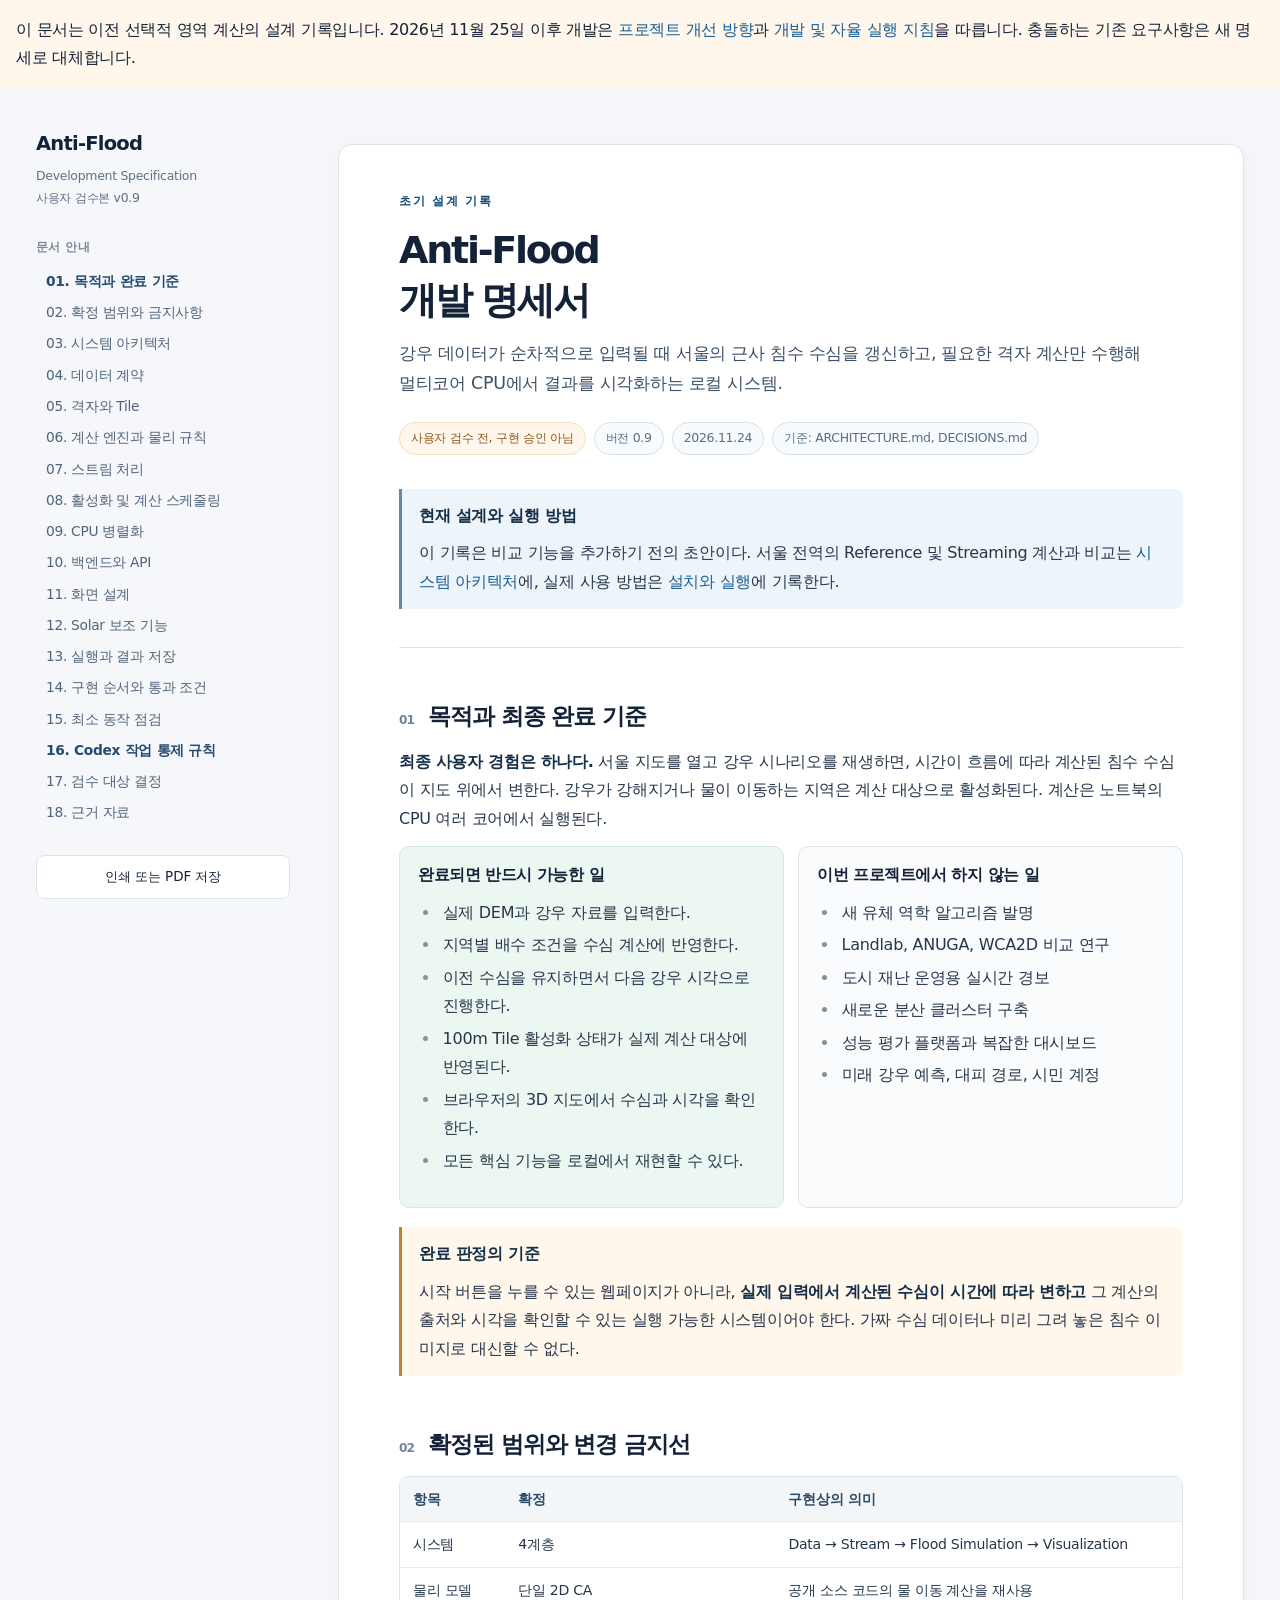
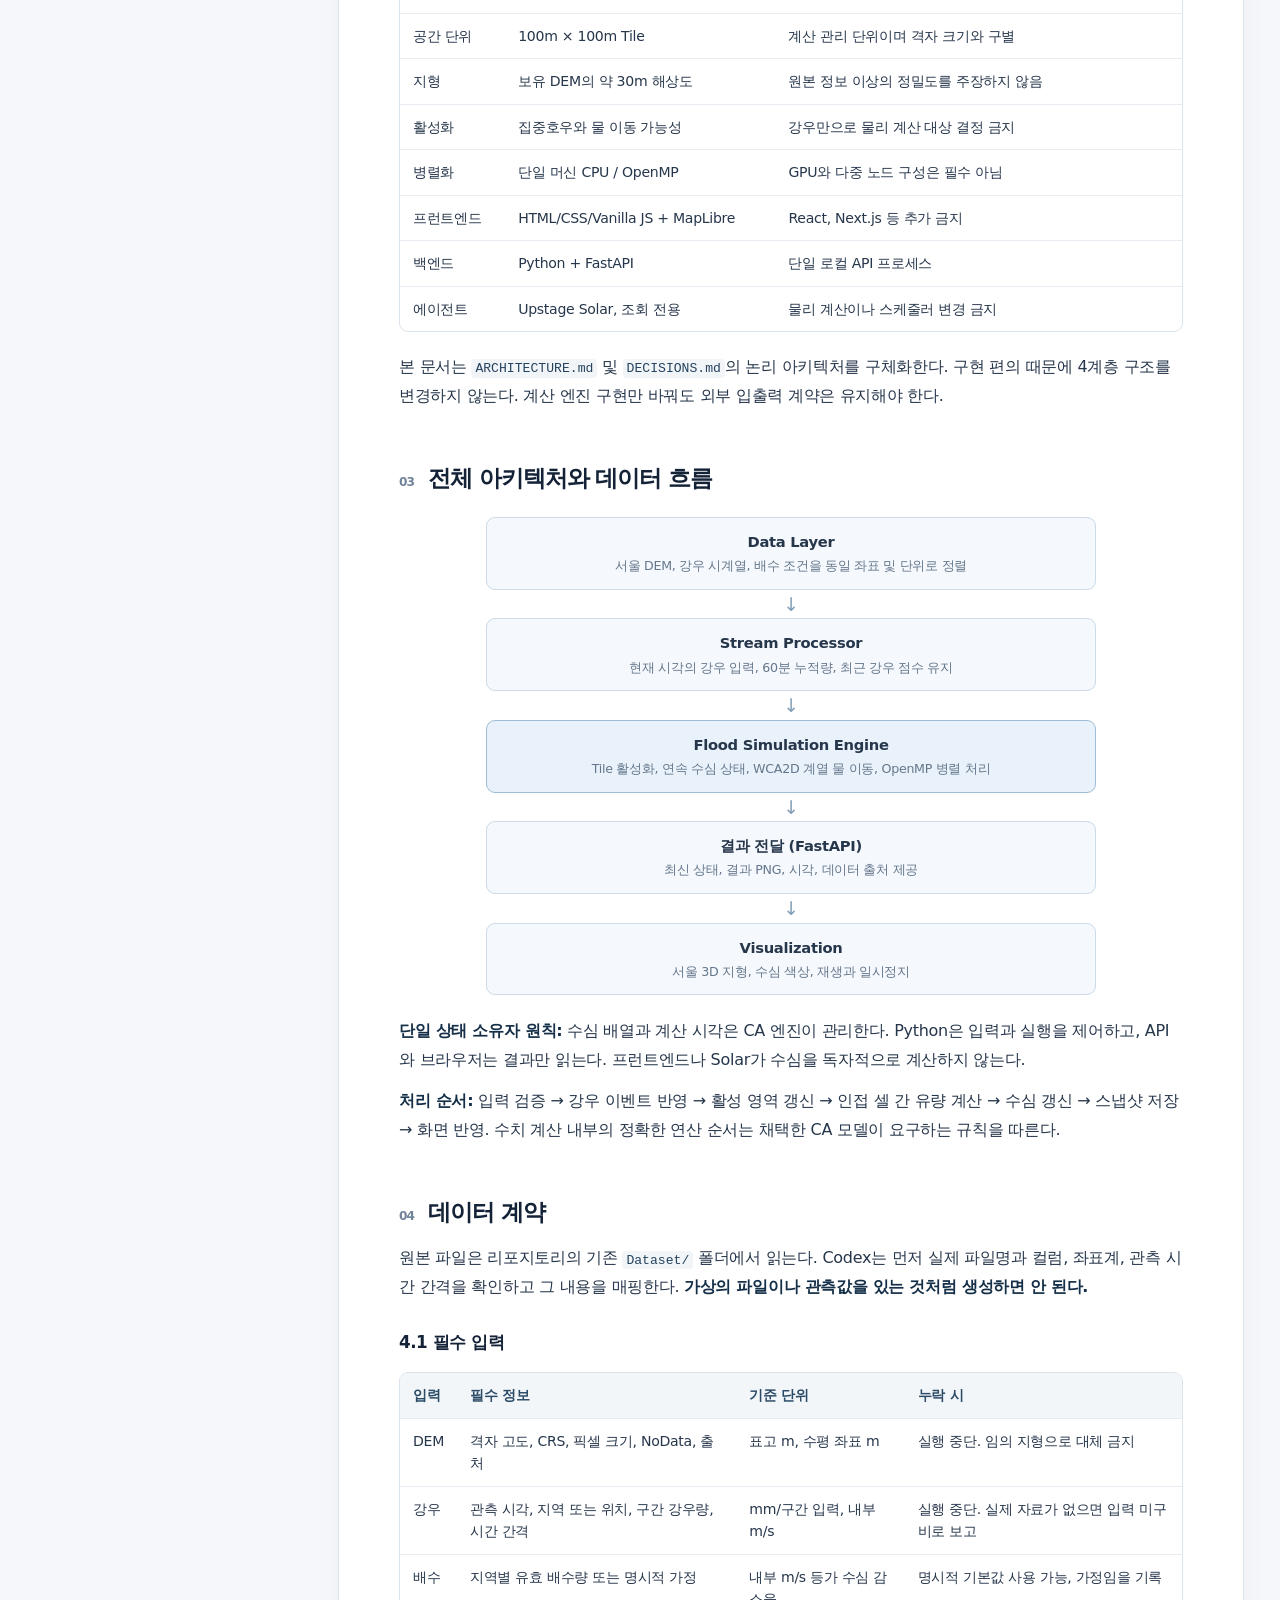
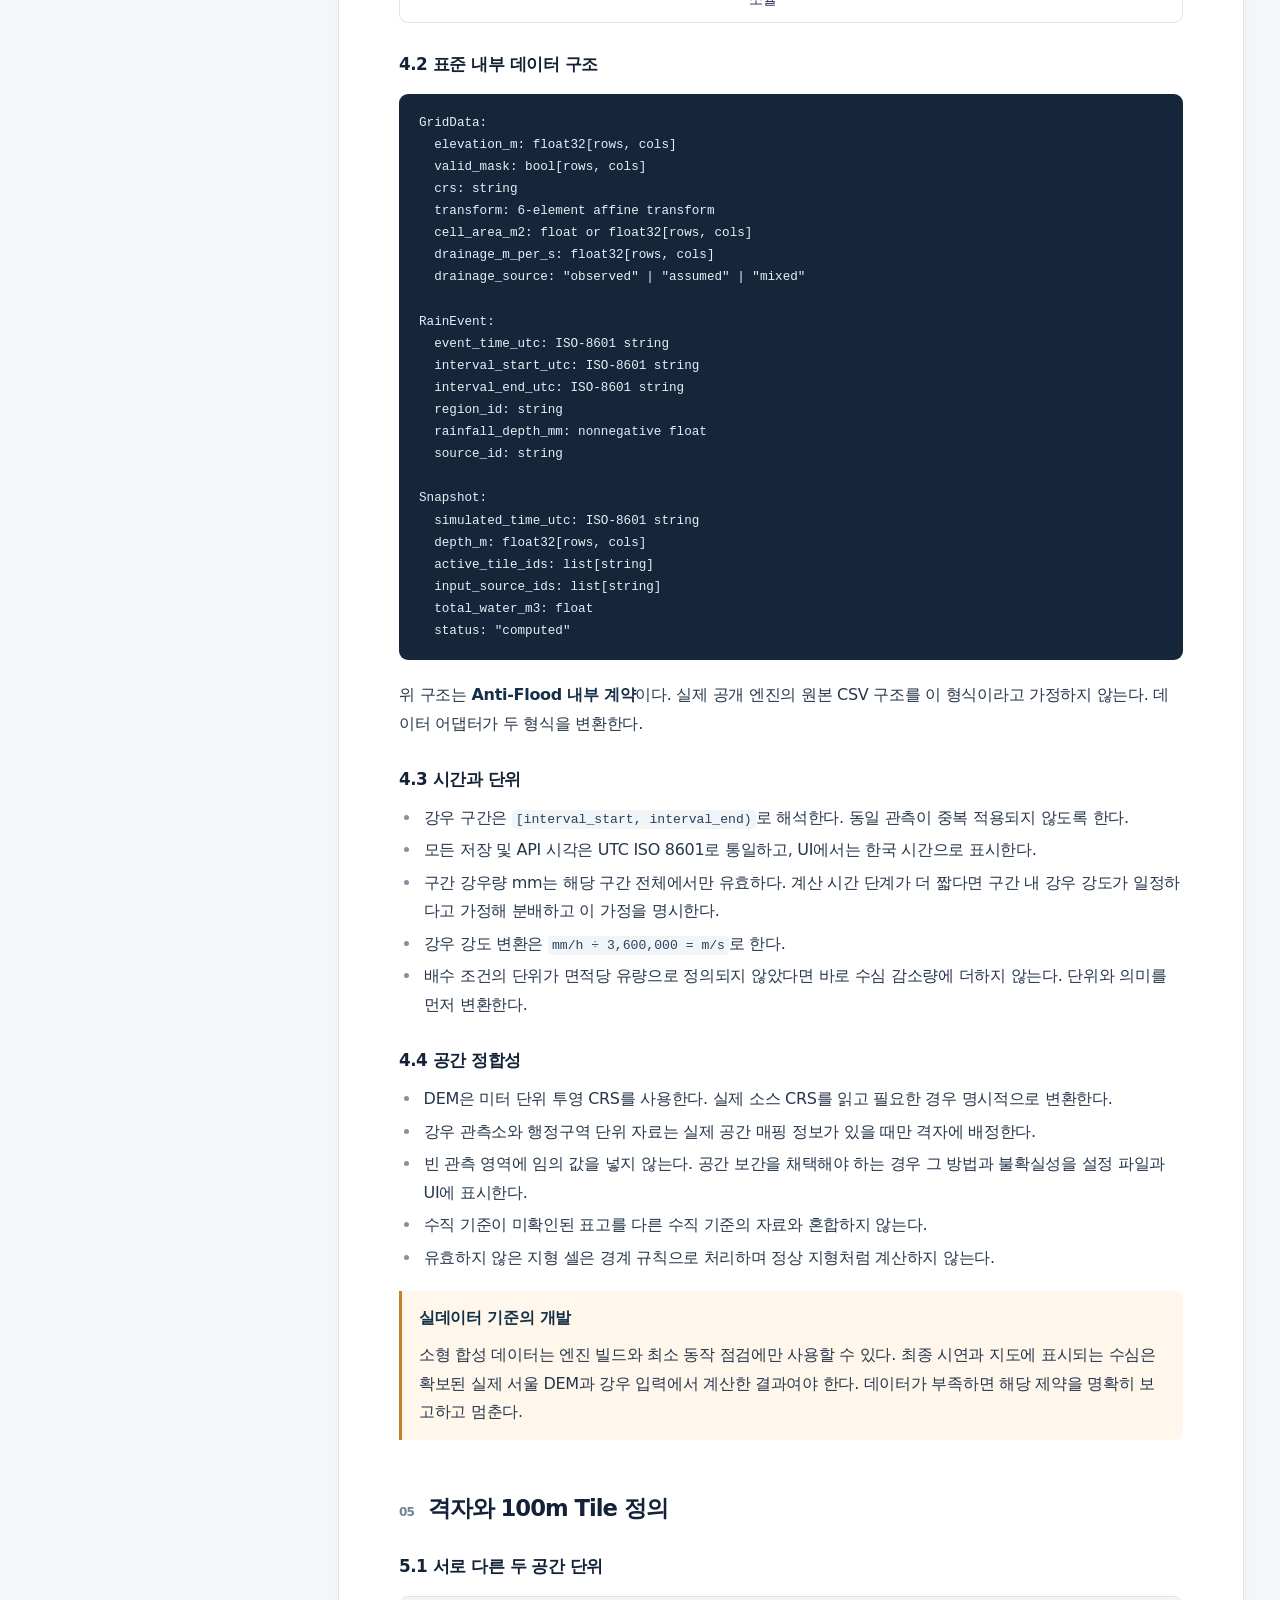
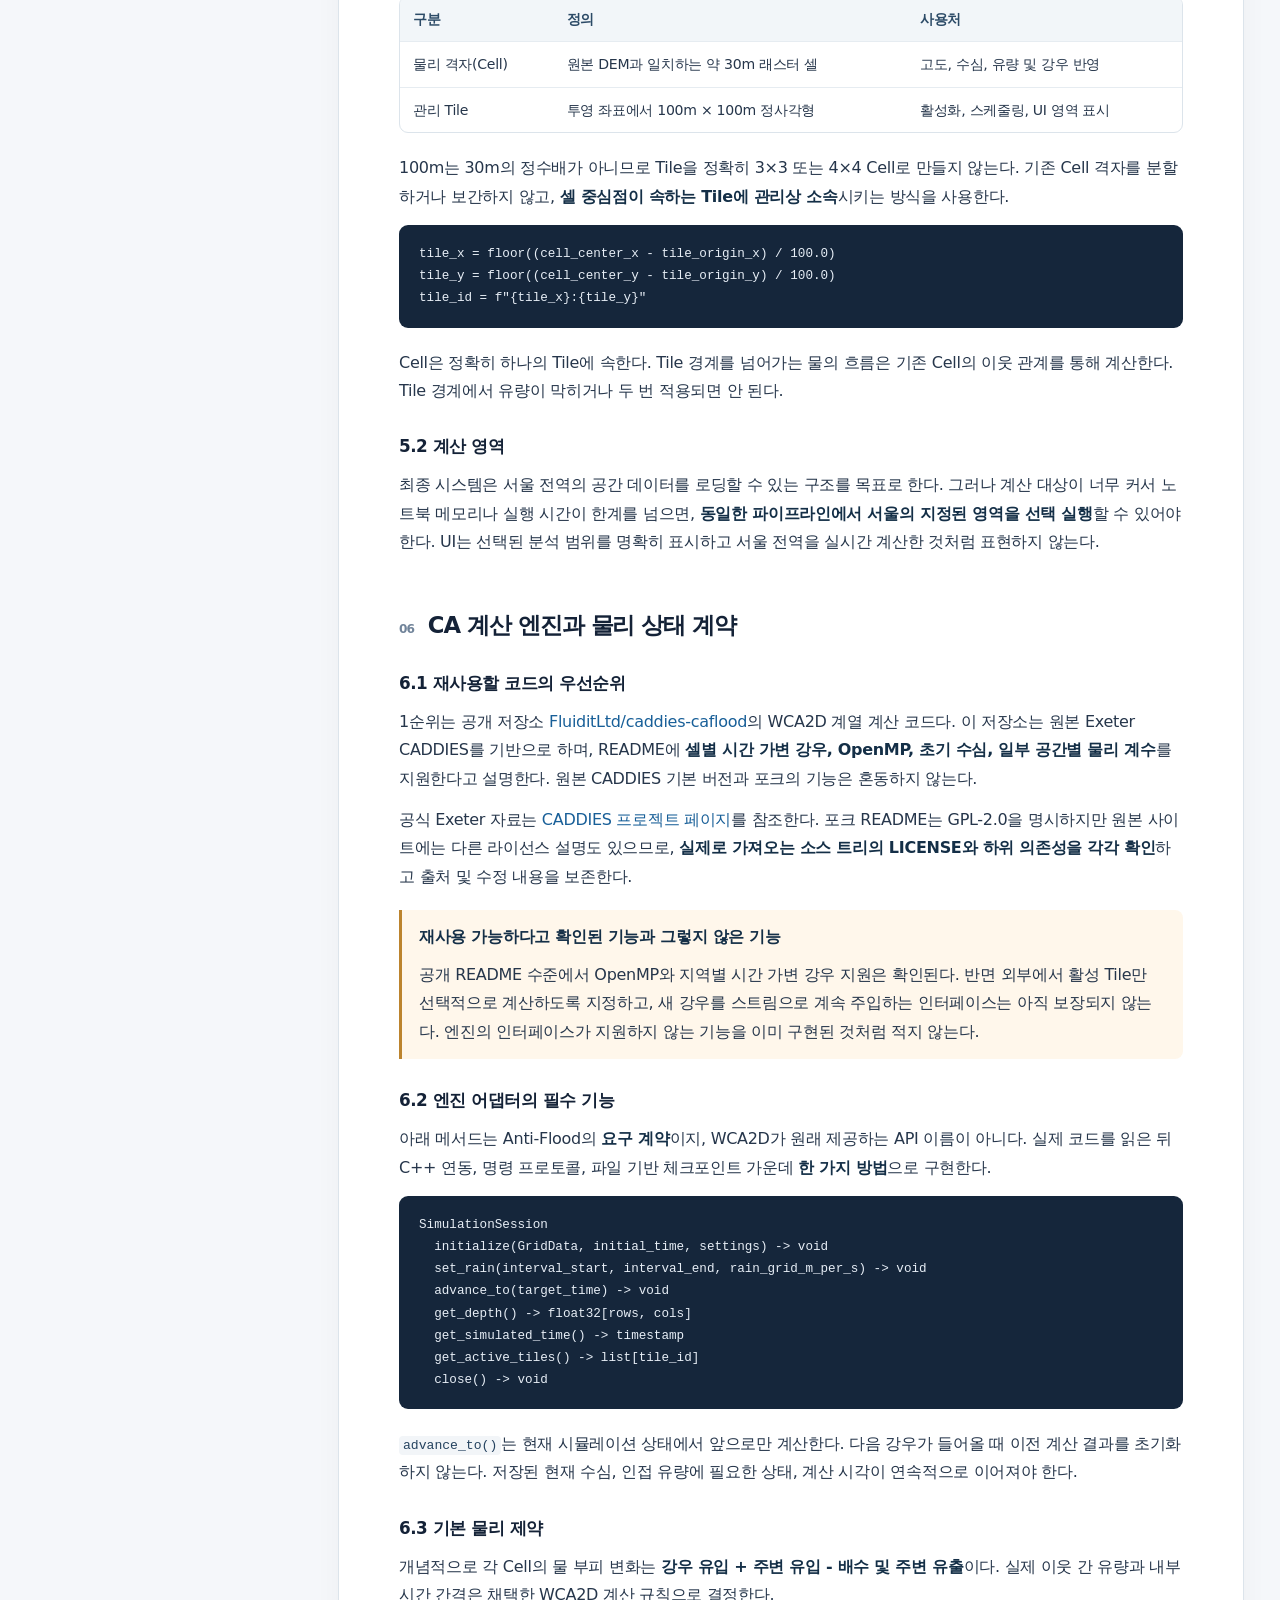
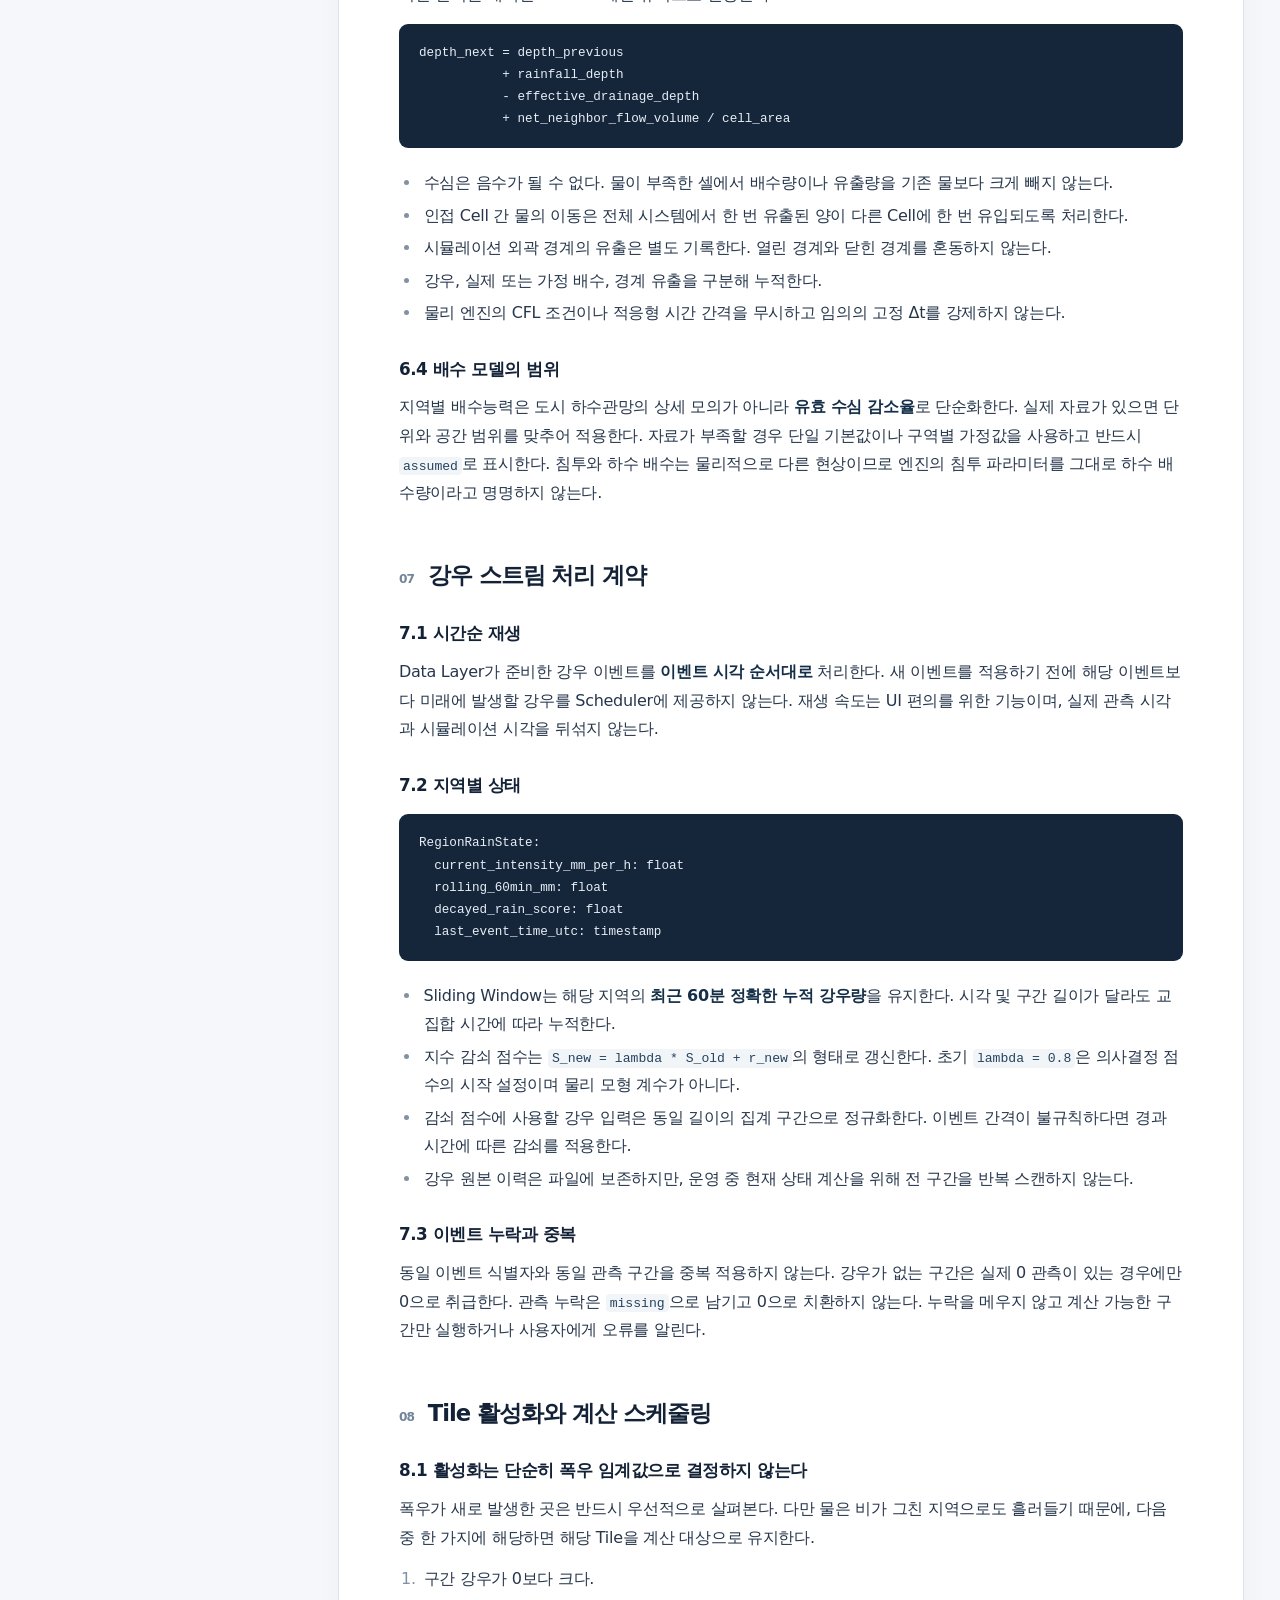
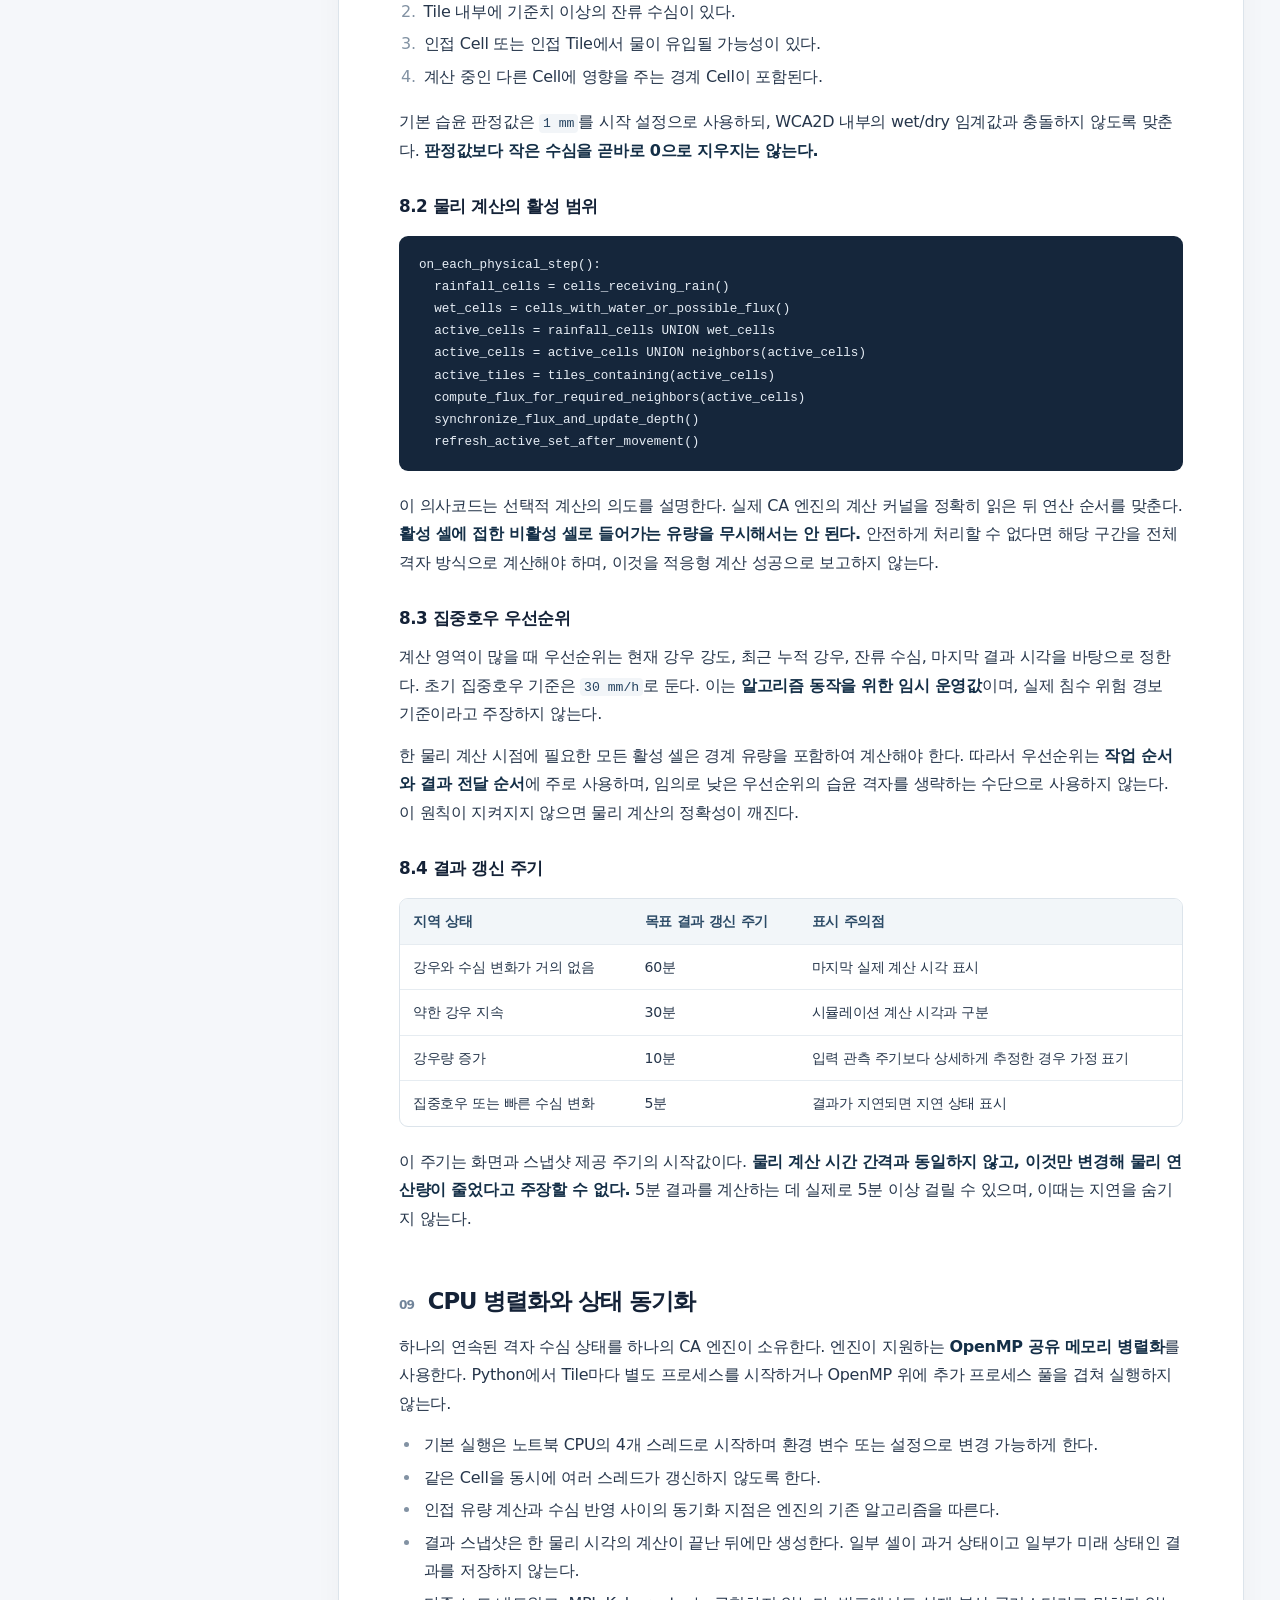
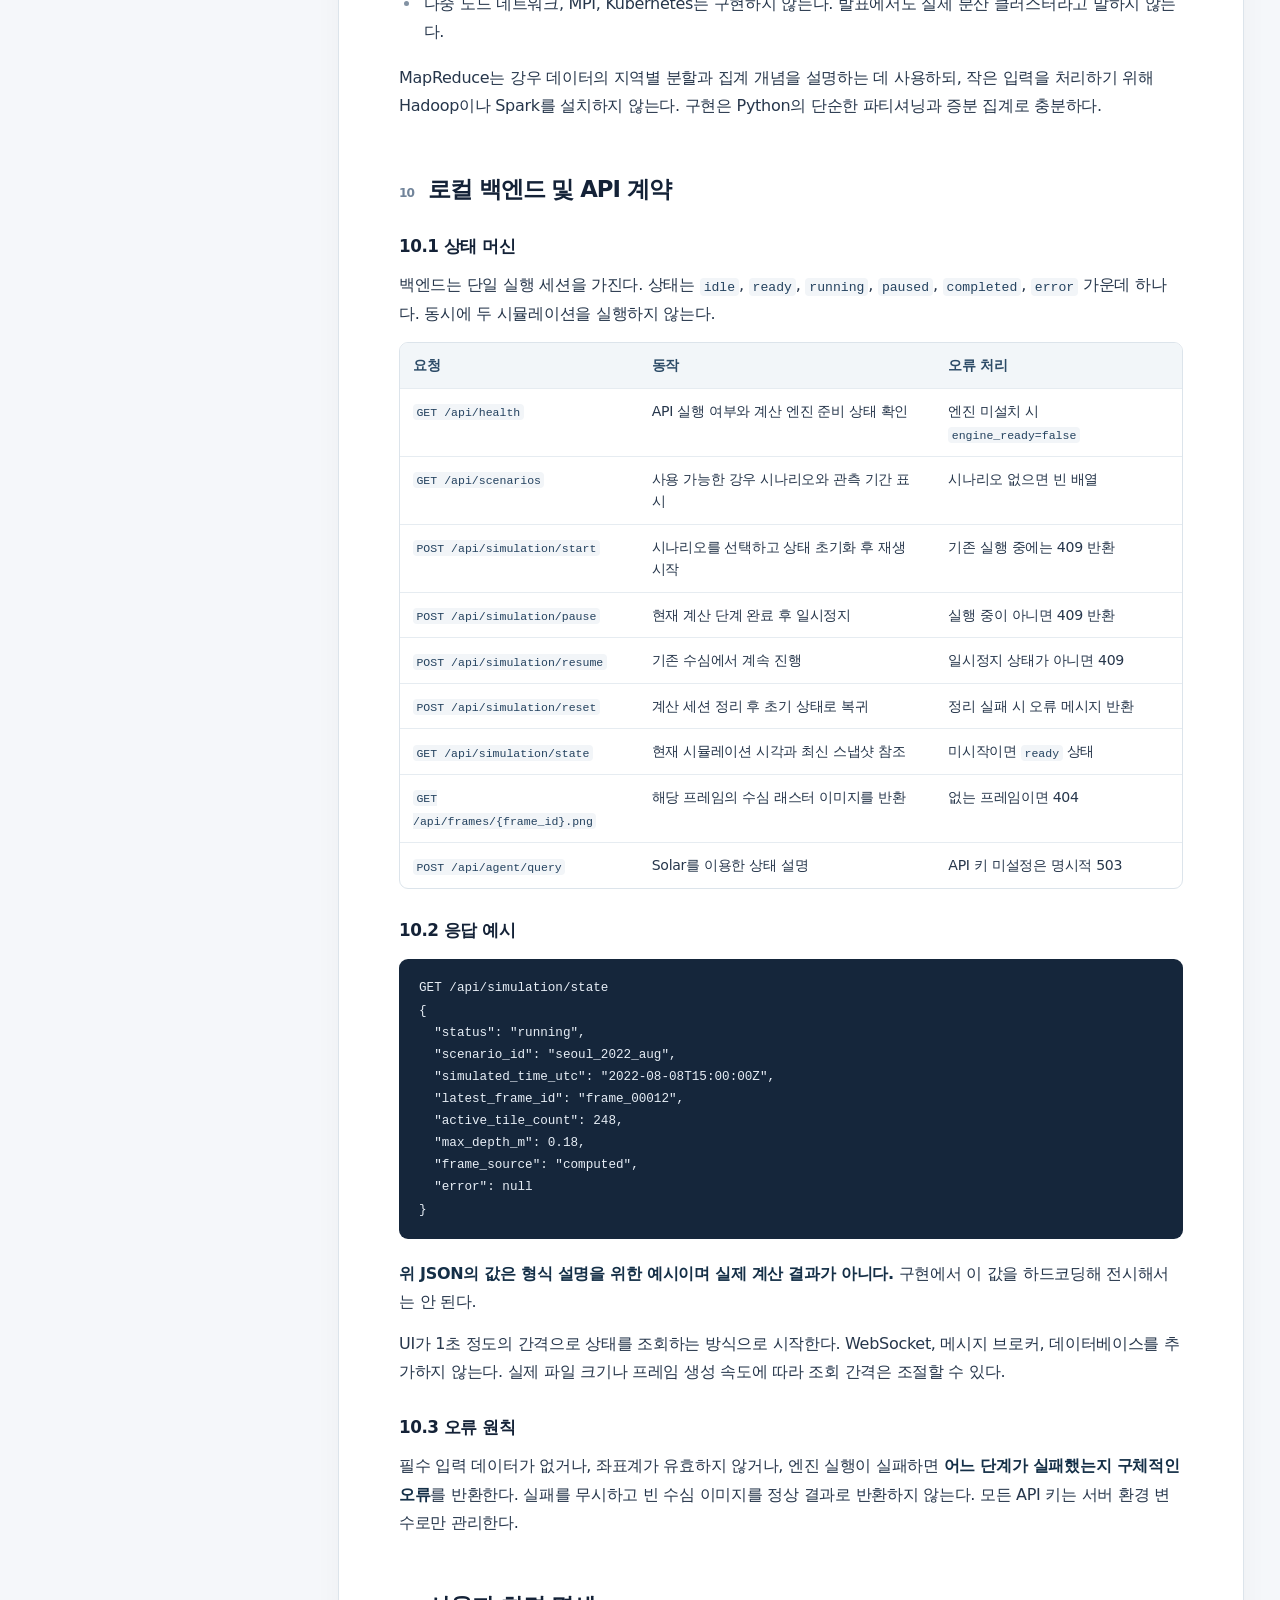
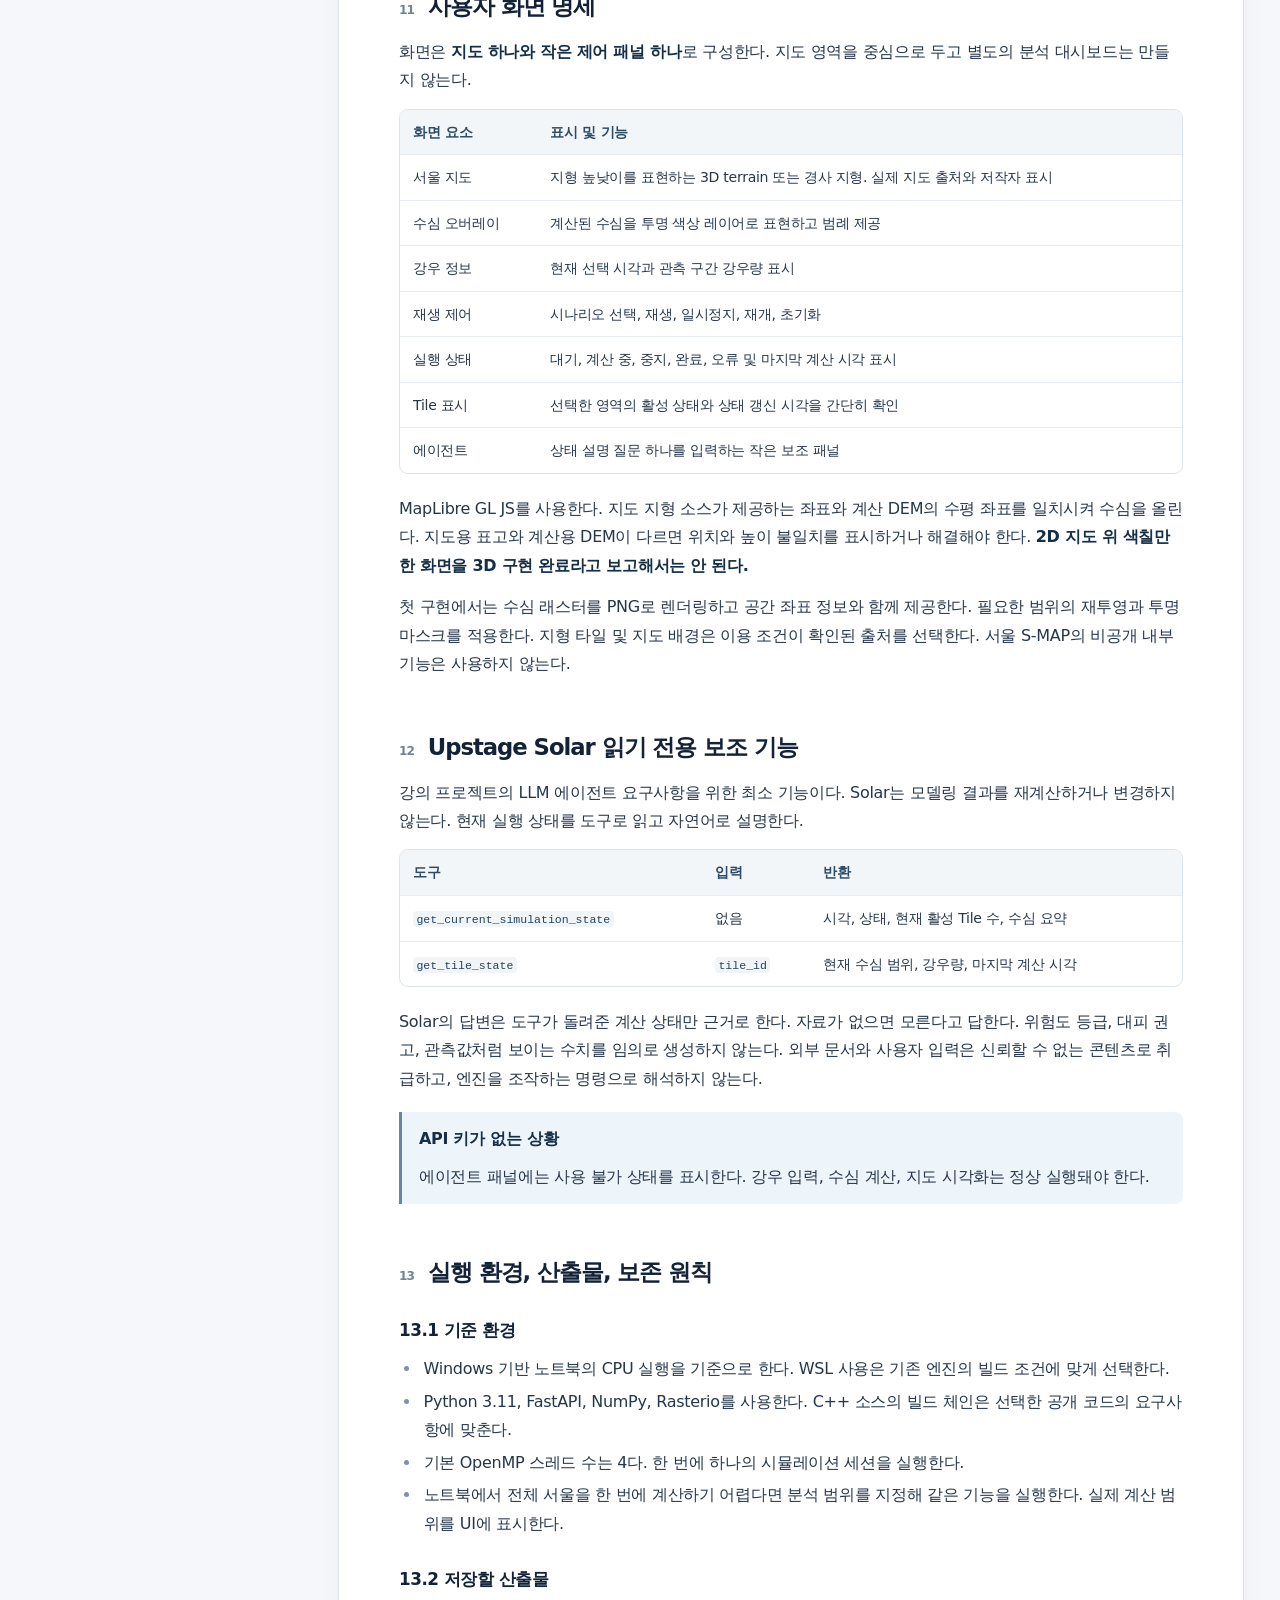
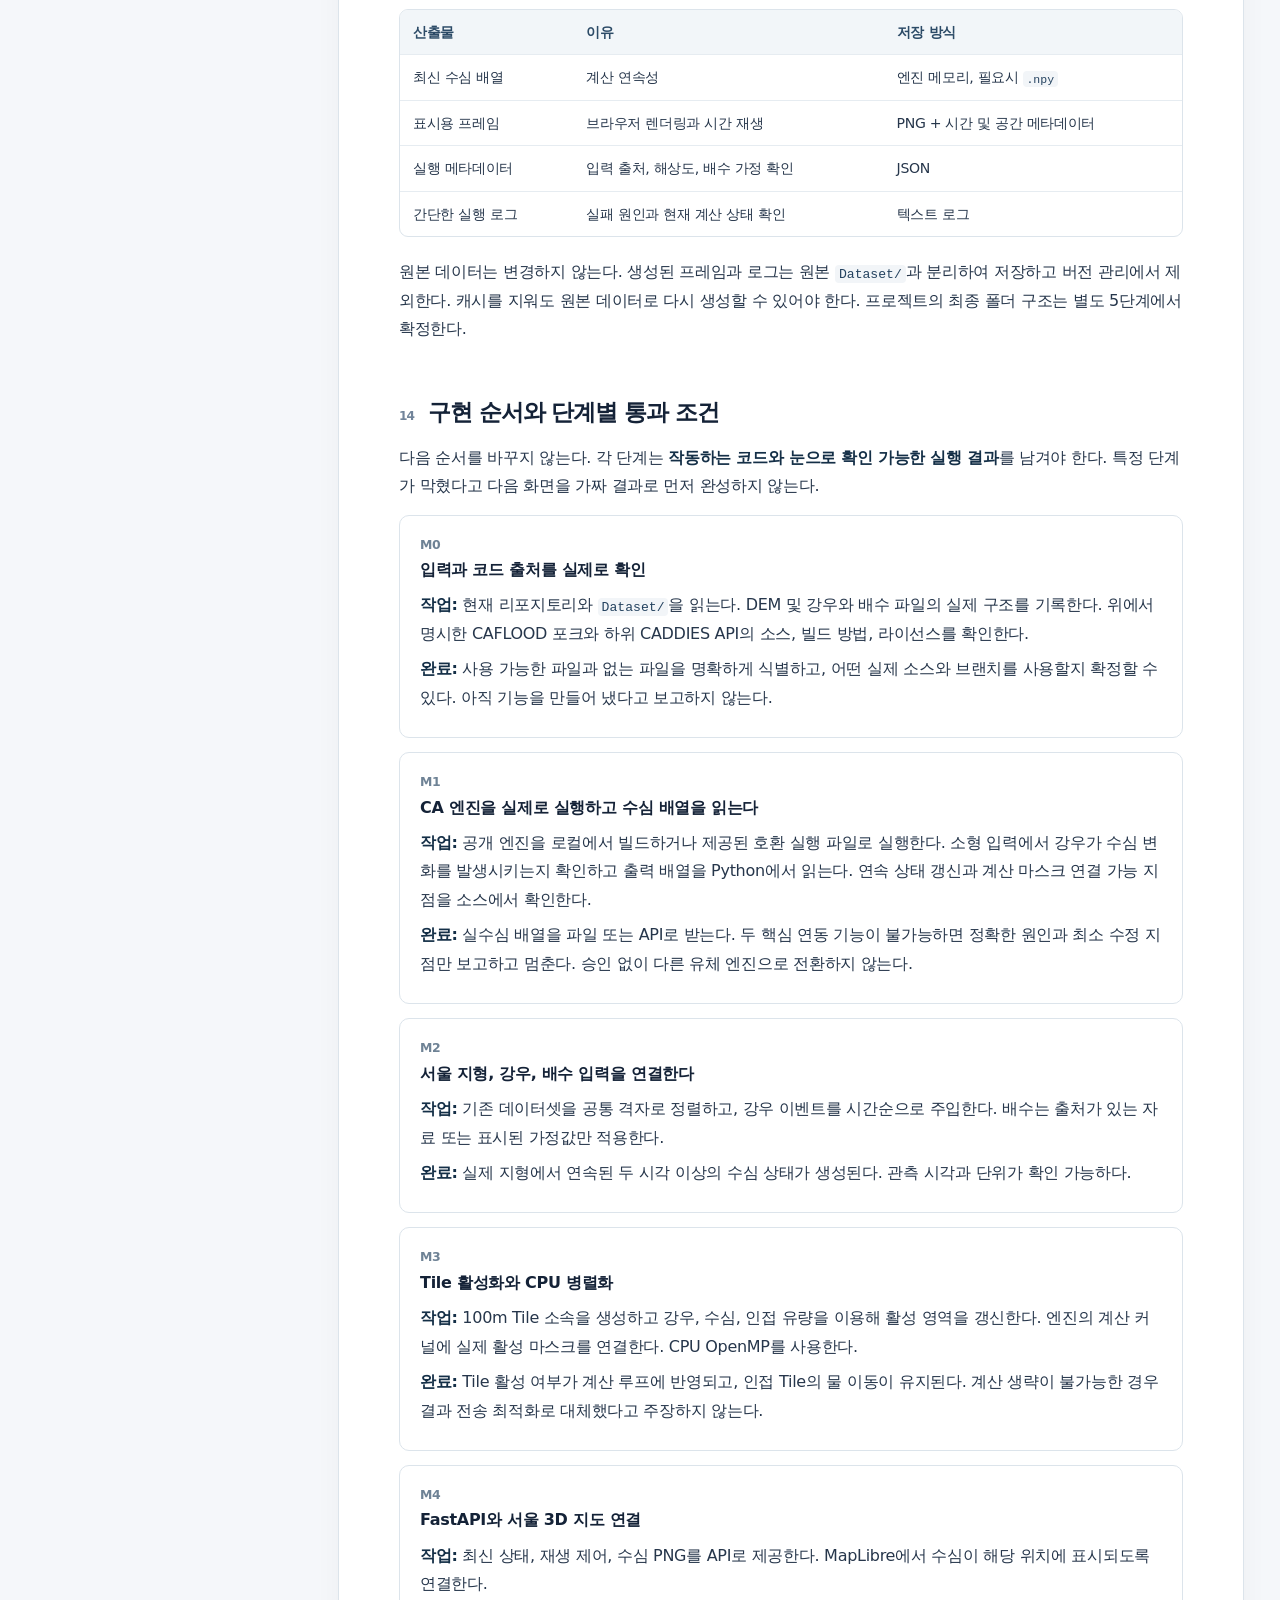
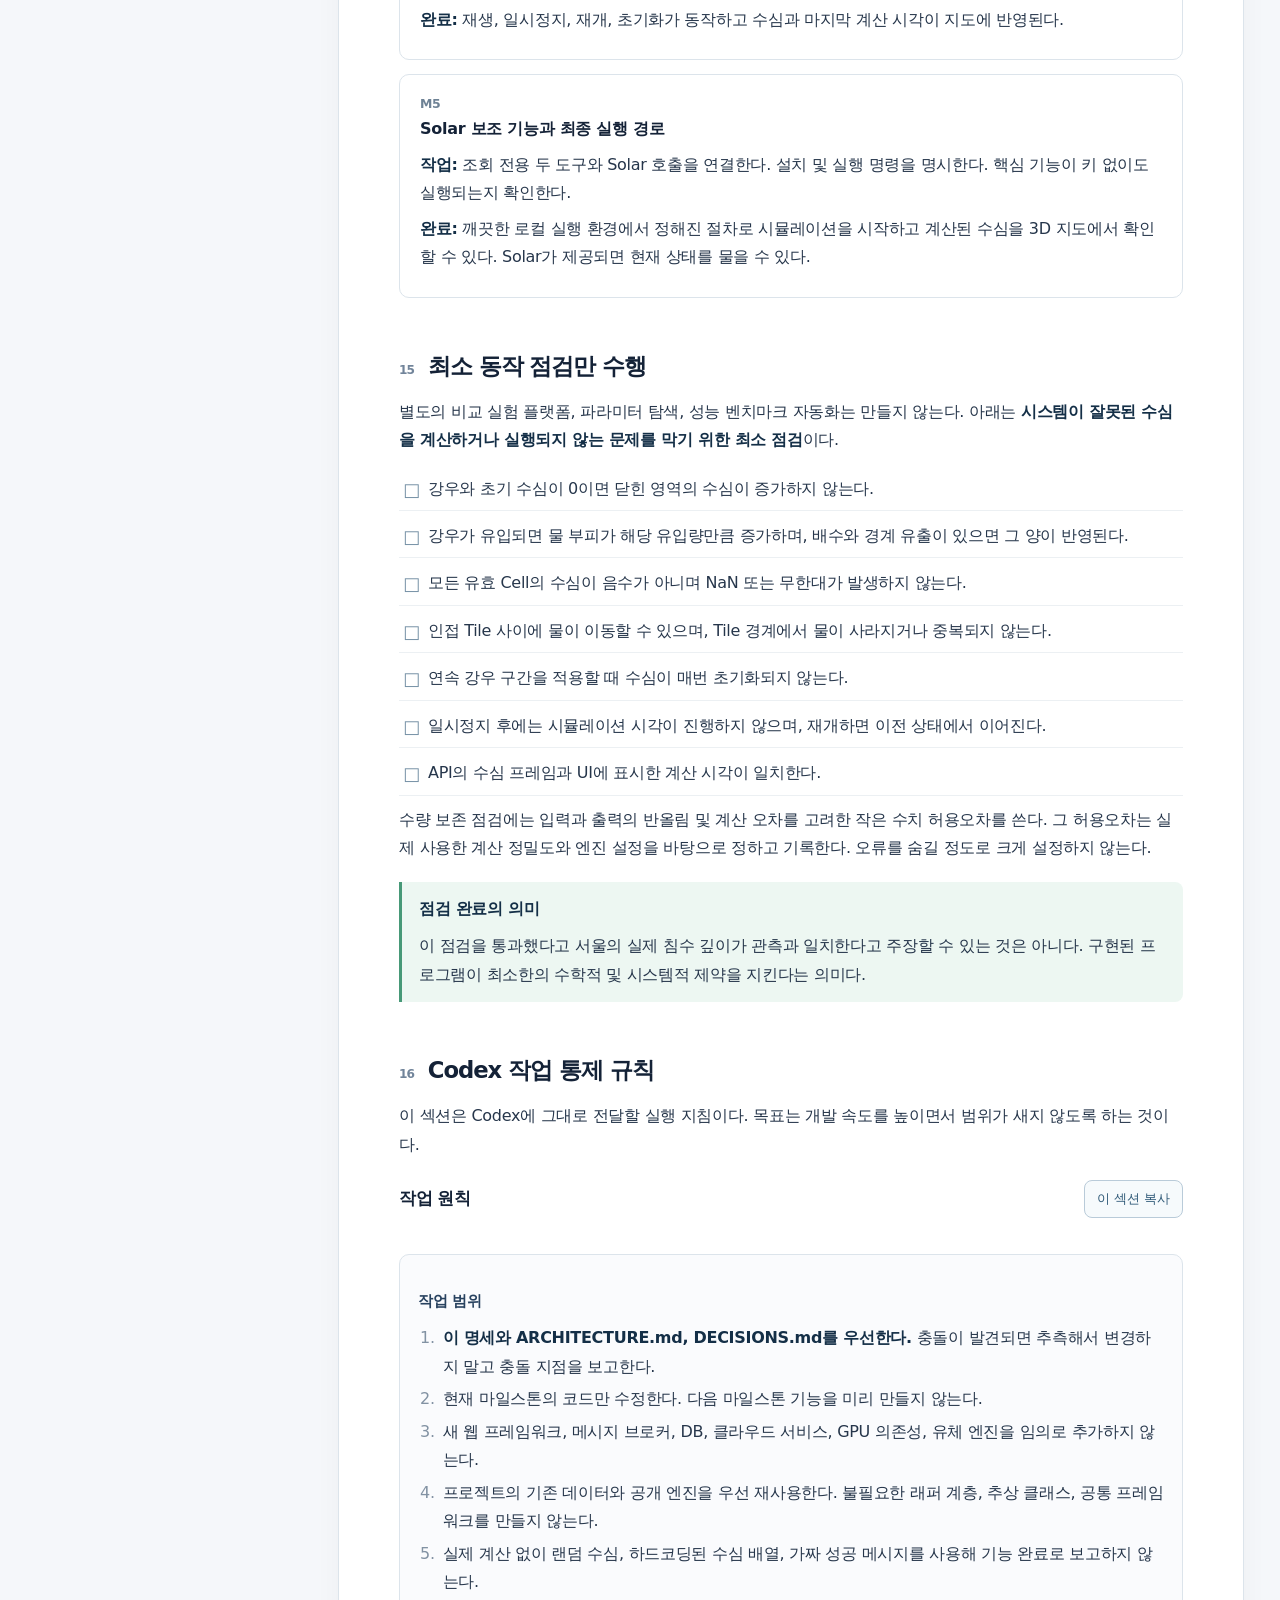
<file: docs/DEVELOPMENT_SPEC.html>
<!doctype html>
<html lang="ko">
<head>
<meta charset="utf-8">
<meta name="viewport" content="width=device-width, initial-scale=1">
<meta name="color-scheme" content="light">
<title>Anti-Flood 개발 명세서 | 사용자 검수본</title>
<style>
:root{--ink:#142237;--text:#26364b;--sub:#607085;--line:#dce4eb;--paper:#fff;--bg:#f5f7fa;--blue:#174d79;--blue-soft:#edf4fa;--orange:#9b5b19;--orange-soft:#fff7eb;--green:#227458;--green-soft:#edf7f2;--mono:ui-monospace,SFMono-Regular,Consolas,monospace;--sans:system-ui,-apple-system,"Pretendard","Noto Sans KR","Malgun Gothic",sans-serif}
*{box-sizing:border-box}html{scroll-behavior:smooth}body{margin:0;color:var(--text);background:var(--bg);font-family:var(--sans);line-height:1.78;letter-spacing:-.018em} a{color:#185f98;text-decoration:none}a:hover{text-decoration:underline}button{font:inherit} .layout{max-width:1440px;margin:auto;display:grid;grid-template-columns:254px minmax(0,1fr);gap:48px;padding:0 36px 96px}.side{position:sticky;top:0;align-self:start;height:100vh;overflow:auto;padding:38px 0 20px}.brand{font-weight:850;letter-spacing:-.04em;font-size:1.22rem;color:var(--ink)}.side-sub{color:var(--sub);font-size:.78rem;margin:3px 0 28px}.nav-caption{font-size:.73rem;font-weight:800;color:#7a8798;margin:20px 0 8px;letter-spacing:.035em}.nav a{display:block;color:#52647a;padding:6px 10px;border-radius:7px;font-size:.86rem;line-height:1.4}.nav a:hover{background:#eaf0f6;color:#173c60;text-decoration:none}.nav a.important{font-weight:750;color:#254b70}.print-btn{margin-top:26px;width:100%;border:1px solid var(--line);background:white;color:var(--ink);padding:9px;border-radius:8px;cursor:pointer;font-size:.84rem}.main{min-width:0;padding-top:55px}.doc{background:var(--paper);border:1px solid var(--line);border-radius:14px;box-shadow:0 5px 28px rgba(21,37,56,.035);padding:46px 60px 70px}.eyebrow{color:var(--blue);font-size:.76rem;letter-spacing:.13em;font-weight:900;text-transform:uppercase}.hero h1{color:var(--ink);font-size:2.38rem;letter-spacing:-.06em;line-height:1.32;margin:12px 0 14px;font-weight:850}.hero .lead{font-size:1.09rem;line-height:1.7;max-width:750px;color:#3c5067;margin:0 0 22px}.meta{display:flex;flex-wrap:wrap;gap:8px;margin:24px 0 34px}.pill{font-size:.78rem;border:1px solid #d5e1eb;border-radius:999px;padding:4px 11px;background:#f8fbfd;color:#557088}.pill.warn{background:var(--orange-soft);color:#8b551d;border-color:#f3dfbd}.separator{height:1px;background:var(--line);margin:38px 0} section{scroll-margin-top:28px;margin-top:52px}h2{font-size:1.42rem;color:var(--ink);letter-spacing:-.045em;line-height:1.45;margin:0 0 15px}h3{font-size:1.05rem;color:var(--ink);margin:27px 0 9px;letter-spacing:-.028em}h4{font-size:.95rem;color:#28425f;margin:18px 0 8px}p{margin:9px 0 13px}strong{color:#142f47}ul,ol{padding-left:1.35rem;margin:9px 0 17px}li{padding-left:3px;margin:4px 0}li::marker{color:#8292a3}.scope{display:grid;grid-template-columns:repeat(2,minmax(0,1fr));gap:14px}.panel{background:#fafbfd;border:1px solid var(--line);border-radius:10px;padding:15px 18px}.panel h3{margin:0 0 8px;font-size:.97rem}.panel p:last-child{margin-bottom:0}.panel.good{background:var(--green-soft);border-color:#d4e9df}.panel.no{background:#fafbfd}.num{font-size:.76rem;color:#71849a;font-weight:800;margin-right:7px}.callout{border-left:3px solid #5f88a9;background:var(--blue-soft);padding:13px 17px;border-radius:0 8px 8px 0;margin:19px 0}.callout.warning{border-left-color:#bc842e;background:var(--orange-soft)}.callout.success{border-left-color:#479978;background:var(--green-soft)}.callout p:last-child{margin-bottom:0}.diagram{display:flex;flex-direction:column;align-items:center;gap:4px;margin:22px 0}.diagram .box{width:min(100%,610px);border:1px solid #cbdbe8;border-radius:9px;padding:11px 18px;text-align:center;background:#f5f8fc}.diagram .box.emph{background:#e9f2fa;border-color:#9fbdd5}.diagram .box b{display:block;font-size:.92rem}.diagram .box small{display:block;font-size:.79rem;color:#64778c}.diagram .arrow{color:#84a0b7;font-size:1.18rem;line-height:1.1}.table-wrap{overflow-x:auto;border:1px solid var(--line);border-radius:9px;margin:14px 0 21px}table{border-collapse:collapse;width:100%;min-width:550px;font-size:.88rem;line-height:1.6}th,td{padding:11px 13px;text-align:left;vertical-align:top;border-bottom:1px solid #e6ecf1}th{background:#f2f6f9;color:#2c4b67;font-weight:750;white-space:nowrap}tr:last-child td{border-bottom:none}.mono,code,pre{font-family:var(--mono);letter-spacing:0}code{font-size:.82em;background:#f2f5f8;padding:.13em .3em;border-radius:4px;color:#24425f}pre{font-size:.79rem;background:#15263b;color:#e7eef6;overflow:auto;border-radius:9px;padding:18px 20px;line-height:1.75;margin:14px 0 21px}pre code{font-size:inherit;background:transparent;color:inherit;padding:0}.small{font-size:.82rem;color:var(--sub)}.kicker{font-size:.8rem;font-weight:800;color:#356589;margin-top:29px}.checklist{list-style:none;padding:0;margin:10px 0}.checklist li{padding:7px 0 7px 29px;position:relative;border-bottom:1px solid #ecf0f3}.checklist li:before{content:'□';position:absolute;left:4px;top:6px;color:#7691a6;font-size:1.12rem}.stage{border:1px solid var(--line);border-radius:10px;padding:18px 20px;margin:14px 0}.stage .stage-name{font-weight:850;color:var(--ink)}.stage .stage-tag{color:#6e8295;font-size:.78rem;font-weight:800}.stage p{margin:7px 0}.tag{display:inline-block;font-size:.74rem;padding:1px 7px;border-radius:5px;background:#eff4f8;color:#51738d;font-weight:700;margin:0 4px 2px 0}.footnotes a{word-break:break-all}.footer{margin-top:60px;padding-top:20px;border-top:1px solid var(--line);font-size:.78rem;color:#74849a}.nowrap{white-space:nowrap}.copy-btn{border:1px solid #b9cbd9;background:#f6fafc;color:#305a78;border-radius:8px;padding:7px 12px;font-size:.8rem;cursor:pointer}.copy-btn:hover{background:#eaf4fb}.copy-status{font-size:.75rem;color:#4b806a;margin-left:8px}.top-row{display:flex;justify-content:space-between;gap:12px;align-items:center;flex-wrap:wrap} .short{max-width:680px}
@media(max-width:1020px){.layout{grid-template-columns:1fr;gap:0;padding:0 18px 50px}.side{height:auto;position:static;padding:22px 0 5px}.nav,.nav-caption,.side-sub,.print-btn{display:none}.main{padding-top:12px}.doc{padding:32px 26px}.hero h1{font-size:1.85rem}}
@media(max-width:600px){.doc{padding:27px 18px;border-radius:8px}.scope{grid-template-columns:1fr}.hero h1{font-size:1.63rem}.hero .lead{font-size:.98rem}table{font-size:.8rem}th,td{padding:8px 10px}}
@media print{@page{size:A4;margin:14mm}body{background:white;font-size:9.5pt}.layout{display:block;padding:0}.side{display:none}.main{padding:0}.doc{padding:0;border:none;box-shadow:none}.hero h1{font-size:22pt}section{break-inside:auto;margin-top:26px;page-break-before:auto}.stage,.panel,.callout,.diagram{break-inside:avoid}pre{white-space:pre-wrap;word-break:break-word;background:#f5f6f8!important;color:#1a2c40!important;border:1px solid #dbe4ea}a{color:#1c547e}}
</style>
</head>
<body>
<p role="note" style="padding:16px;margin:0;background:#fff7eb;color:#142237">이 문서는 이전 선택적 영역 계산의 설계 기록입니다. 2026년 11월 25일 이후 개발은 <a href="DEVELOPMENT_SPEC.md">프로젝트 개선 방향</a>과 <a href="AUTONOMOUS_DEVELOPMENT.md">개발 및 자율 실행 지침</a>을 따릅니다. 충돌하는 기존 요구사항은 새 명세로 대체합니다.</p>
<div class="layout">
<aside class="side">
 <div class="brand">Anti-Flood</div><div class="side-sub">Development Specification<br>사용자 검수본 v0.9</div>
 <div class="nav-caption">문서 안내</div>
 <nav class="nav" aria-label="문서 목차">
  <a href="#summary" class="important">01. 목적과 완료 기준</a>
  <a href="#boundary">02. 확정 범위와 금지사항</a>
  <a href="#architecture">03. 시스템 아키텍처</a>
  <a href="#data">04. 데이터 계약</a>
  <a href="#space">05. 격자와 Tile</a>
  <a href="#engine">06. 계산 엔진과 물리 규칙</a>
  <a href="#stream">07. 스트림 처리</a>
  <a href="#scheduler">08. 활성화 및 계산 스케줄링</a>
  <a href="#parallel">09. CPU 병렬화</a>
  <a href="#backend">10. 백엔드와 API</a>
  <a href="#frontend">11. 화면 설계</a>
  <a href="#solar">12. Solar 보조 기능</a>
  <a href="#run">13. 실행과 결과 저장</a>
  <a href="#steps">14. 구현 순서와 통과 조건</a>
  <a href="#checks">15. 최소 동작 점검</a>
  <a href="#codex" class="important">16. Codex 작업 통제 규칙</a>
  <a href="#open">17. 검수 대상 결정</a>
  <a href="#sources">18. 근거 자료</a>
 </nav>
 <button class="print-btn" onclick="window.print()">인쇄 또는 PDF 저장</button>
</aside>
<main class="main"><article class="doc">
<header class="hero">
 <div class="eyebrow">초기 설계 기록</div>
 <h1>Anti-Flood<br>개발 명세서</h1>
 <p class="lead">강우 데이터가 순차적으로 입력될 때 서울의 근사 침수 수심을 갱신하고, 필요한 격자 계산만 수행해 멀티코어 CPU에서 결과를 시각화하는 로컬 시스템.</p>
 <div class="meta"><span class="pill warn">사용자 검수 전, 구현 승인 아님</span><span class="pill">버전 0.9</span><span class="pill">2026.11.24</span><span class="pill">기준: ARCHITECTURE.md, DECISIONS.md</span></div>
 <div class="callout"><strong>현재 설계와 실행 방법</strong><p>이 기록은 비교 기능을 추가하기 전의 초안이다. 서울 전역의 Reference 및 Streaming 계산과 비교는 <a href="ARCHITECTURE.md">시스템 아키텍처</a>에, 실제 사용 방법은 <a href="RUNNING.md">설치와 실행</a>에 기록한다.</p></div>
</header>
<div class="separator"></div>
<section id="summary">
 <h2><span class="num">01</span> 목적과 최종 완료 기준</h2>
 <p><strong>최종 사용자 경험은 하나다.</strong> 서울 지도를 열고 강우 시나리오를 재생하면, 시간이 흐름에 따라 계산된 침수 수심이 지도 위에서 변한다. 강우가 강해지거나 물이 이동하는 지역은 계산 대상으로 활성화된다. 계산은 노트북의 CPU 여러 코어에서 실행된다.</p>
 <div class="scope"><div class="panel good"><h3>완료되면 반드시 가능한 일</h3><ul><li>실제 DEM과 강우 자료를 입력한다.</li><li>지역별 배수 조건을 수심 계산에 반영한다.</li><li>이전 수심을 유지하면서 다음 강우 시각으로 진행한다.</li><li>100m Tile 활성화 상태가 실제 계산 대상에 반영된다.</li><li>브라우저의 3D 지도에서 수심과 시각을 확인한다.</li><li>모든 핵심 기능을 로컬에서 재현할 수 있다.</li></ul></div><div class="panel no"><h3>이번 프로젝트에서 하지 않는 일</h3><ul><li>새 유체 역학 알고리즘 발명</li><li>Landlab, ANUGA, WCA2D 비교 연구</li><li>도시 재난 운영용 실시간 경보</li><li>새로운 분산 클러스터 구축</li><li>성능 평가 플랫폼과 복잡한 대시보드</li><li>미래 강우 예측, 대피 경로, 시민 계정</li></ul></div></div>
 <div class="callout warning"><strong>완료 판정의 기준</strong><p>시작 버튼을 누를 수 있는 웹페이지가 아니라, <strong>실제 입력에서 계산된 수심이 시간에 따라 변하고</strong> 그 계산의 출처와 시각을 확인할 수 있는 실행 가능한 시스템이어야 한다. 가짜 수심 데이터나 미리 그려 놓은 침수 이미지로 대신할 수 없다.</p></div>
</section>
<section id="boundary">
 <h2><span class="num">02</span> 확정된 범위와 변경 금지선</h2>
 <div class="table-wrap"><table><thead><tr><th>항목</th><th>확정</th><th>구현상의 의미</th></tr></thead><tbody>
 <tr><td>시스템</td><td>4계층</td><td>Data → Stream → Flood Simulation → Visualization</td></tr>
 <tr><td>물리 모델</td><td>단일 2D CA</td><td>공개 소스 코드의 물 이동 계산을 재사용</td></tr>
 <tr><td>공간 단위</td><td>100m × 100m Tile</td><td>계산 관리 단위이며 격자 크기와 구별</td></tr>
 <tr><td>지형</td><td>보유 DEM의 약 30m 해상도</td><td>원본 정보 이상의 정밀도를 주장하지 않음</td></tr>
 <tr><td>활성화</td><td>집중호우와 물 이동 가능성</td><td>강우만으로 물리 계산 대상 결정 금지</td></tr>
 <tr><td>병렬화</td><td>단일 머신 CPU / OpenMP</td><td>GPU와 다중 노드 구성은 필수 아님</td></tr>
 <tr><td>프런트엔드</td><td>HTML/CSS/Vanilla JS + MapLibre</td><td>React, Next.js 등 추가 금지</td></tr>
 <tr><td>백엔드</td><td>Python + FastAPI</td><td>단일 로컬 API 프로세스</td></tr>
 <tr><td>에이전트</td><td>Upstage Solar, 조회 전용</td><td>물리 계산이나 스케줄러 변경 금지</td></tr>
 </tbody></table></div>
 <p>본 문서는 <code>ARCHITECTURE.md</code> 및 <code>DECISIONS.md</code>의 논리 아키텍처를 구체화한다. 구현 편의 때문에 4계층 구조를 변경하지 않는다. 계산 엔진 구현만 바꿔도 외부 입출력 계약은 유지해야 한다.</p>
</section>
<section id="architecture">
 <h2><span class="num">03</span> 전체 아키텍처와 데이터 흐름</h2>
 <div class="diagram" aria-label="데이터 계층부터 시각화까지의 처리 흐름">
  <div class="box"><b>Data Layer</b><small>서울 DEM, 강우 시계열, 배수 조건을 동일 좌표 및 단위로 정렬</small></div><div class="arrow">↓</div>
  <div class="box"><b>Stream Processor</b><small>현재 시각의 강우 입력, 60분 누적량, 최근 강우 점수 유지</small></div><div class="arrow">↓</div>
  <div class="box emph"><b>Flood Simulation Engine</b><small>Tile 활성화, 연속 수심 상태, WCA2D 계열 물 이동, OpenMP 병렬 처리</small></div><div class="arrow">↓</div>
  <div class="box"><b>결과 전달 (FastAPI)</b><small>최신 상태, 결과 PNG, 시각, 데이터 출처 제공</small></div><div class="arrow">↓</div>
  <div class="box"><b>Visualization</b><small>서울 3D 지형, 수심 색상, 재생과 일시정지</small></div>
 </div>
 <p><strong>단일 상태 소유자 원칙:</strong> 수심 배열과 계산 시각은 CA 엔진이 관리한다. Python은 입력과 실행을 제어하고, API와 브라우저는 결과만 읽는다. 프런트엔드나 Solar가 수심을 독자적으로 계산하지 않는다.</p>
 <p><strong>처리 순서:</strong> 입력 검증 → 강우 이벤트 반영 → 활성 영역 갱신 → 인접 셀 간 유량 계산 → 수심 갱신 → 스냅샷 저장 → 화면 반영. 수치 계산 내부의 정확한 연산 순서는 채택한 CA 모델이 요구하는 규칙을 따른다.</p>
</section>
<section id="data">
 <h2><span class="num">04</span> 데이터 계약</h2>
 <p>원본 파일은 리포지토리의 기존 <code>Dataset/</code> 폴더에서 읽는다. Codex는 먼저 실제 파일명과 컬럼, 좌표계, 관측 시간 간격을 확인하고 그 내용을 매핑한다. <strong>가상의 파일이나 관측값을 있는 것처럼 생성하면 안 된다.</strong></p>
 <h3>4.1 필수 입력</h3>
 <div class="table-wrap"><table><thead><tr><th>입력</th><th>필수 정보</th><th>기준 단위</th><th>누락 시</th></tr></thead><tbody>
 <tr><td>DEM</td><td>격자 고도, CRS, 픽셀 크기, NoData, 출처</td><td>표고 m, 수평 좌표 m</td><td>실행 중단. 임의 지형으로 대체 금지</td></tr>
 <tr><td>강우</td><td>관측 시각, 지역 또는 위치, 구간 강우량, 시간 간격</td><td>mm/구간 입력, 내부 m/s</td><td>실행 중단. 실제 자료가 없으면 입력 미구비로 보고</td></tr>
 <tr><td>배수</td><td>지역별 유효 배수량 또는 명시적 가정</td><td>내부 m/s 등가 수심 감소율</td><td>명시적 기본값 사용 가능, 가정임을 기록</td></tr>
 </tbody></table></div>
 <h3>4.2 표준 내부 데이터 구조</h3>
 <pre><code>GridData:
  elevation_m: float32[rows, cols]
  valid_mask: bool[rows, cols]
  crs: string
  transform: 6-element affine transform
  cell_area_m2: float or float32[rows, cols]
  drainage_m_per_s: float32[rows, cols]
  drainage_source: "observed" | "assumed" | "mixed"

RainEvent:
  event_time_utc: ISO-8601 string
  interval_start_utc: ISO-8601 string
  interval_end_utc: ISO-8601 string
  region_id: string
  rainfall_depth_mm: nonnegative float
  source_id: string

Snapshot:
  simulated_time_utc: ISO-8601 string
  depth_m: float32[rows, cols]
  active_tile_ids: list[string]
  input_source_ids: list[string]
  total_water_m3: float
  status: "computed"</code></pre>
 <p>위 구조는 <strong>Anti-Flood 내부 계약</strong>이다. 실제 공개 엔진의 원본 CSV 구조를 이 형식이라고 가정하지 않는다. 데이터 어댑터가 두 형식을 변환한다.</p>
 <h3>4.3 시간과 단위</h3>
 <ul><li>강우 구간은 <code>[interval_start, interval_end)</code>로 해석한다. 동일 관측이 중복 적용되지 않도록 한다.</li><li>모든 저장 및 API 시각은 UTC ISO 8601로 통일하고, UI에서는 한국 시간으로 표시한다.</li><li>구간 강우량 mm는 해당 구간 전체에서만 유효하다. 계산 시간 단계가 더 짧다면 구간 내 강우 강도가 일정하다고 가정해 분배하고 이 가정을 명시한다.</li><li>강우 강도 변환은 <code>mm/h ÷ 3,600,000 = m/s</code>로 한다.</li><li>배수 조건의 단위가 면적당 유량으로 정의되지 않았다면 바로 수심 감소량에 더하지 않는다. 단위와 의미를 먼저 변환한다.</li></ul>
 <h3>4.4 공간 정합성</h3>
 <ul><li>DEM은 미터 단위 투영 CRS를 사용한다. 실제 소스 CRS를 읽고 필요한 경우 명시적으로 변환한다.</li><li>강우 관측소와 행정구역 단위 자료는 실제 공간 매핑 정보가 있을 때만 격자에 배정한다.</li><li>빈 관측 영역에 임의 값을 넣지 않는다. 공간 보간을 채택해야 하는 경우 그 방법과 불확실성을 설정 파일과 UI에 표시한다.</li><li>수직 기준이 미확인된 표고를 다른 수직 기준의 자료와 혼합하지 않는다.</li><li>유효하지 않은 지형 셀은 경계 규칙으로 처리하며 정상 지형처럼 계산하지 않는다.</li></ul>
 <div class="callout warning"><strong>실데이터 기준의 개발</strong><p>소형 합성 데이터는 엔진 빌드와 최소 동작 점검에만 사용할 수 있다. 최종 시연과 지도에 표시되는 수심은 확보된 실제 서울 DEM과 강우 입력에서 계산한 결과여야 한다. 데이터가 부족하면 해당 제약을 명확히 보고하고 멈춘다.</p></div>
</section>
<section id="space">
 <h2><span class="num">05</span> 격자와 100m Tile 정의</h2>
 <h3>5.1 서로 다른 두 공간 단위</h3>
 <div class="table-wrap"><table><thead><tr><th>구분</th><th>정의</th><th>사용처</th></tr></thead><tbody>
 <tr><td>물리 격자(Cell)</td><td>원본 DEM과 일치하는 약 30m 래스터 셀</td><td>고도, 수심, 유량 및 강우 반영</td></tr>
 <tr><td>관리 Tile</td><td>투영 좌표에서 100m × 100m 정사각형</td><td>활성화, 스케줄링, UI 영역 표시</td></tr>
 </tbody></table></div>
 <p>100m는 30m의 정수배가 아니므로 Tile을 정확히 3×3 또는 4×4 Cell로 만들지 않는다. 기존 Cell 격자를 분할하거나 보간하지 않고, <strong>셀 중심점이 속하는 Tile에 관리상 소속</strong>시키는 방식을 사용한다.</p>
 <pre><code>tile_x = floor((cell_center_x - tile_origin_x) / 100.0)
tile_y = floor((cell_center_y - tile_origin_y) / 100.0)
tile_id = f"{tile_x}:{tile_y}"</code></pre>
 <p>Cell은 정확히 하나의 Tile에 속한다. Tile 경계를 넘어가는 물의 흐름은 기존 Cell의 이웃 관계를 통해 계산한다. Tile 경계에서 유량이 막히거나 두 번 적용되면 안 된다.</p>
 <h3>5.2 계산 영역</h3>
 <p>최종 시스템은 서울 전역의 공간 데이터를 로딩할 수 있는 구조를 목표로 한다. 그러나 계산 대상이 너무 커서 노트북 메모리나 실행 시간이 한계를 넘으면, <strong>동일한 파이프라인에서 서울의 지정된 영역을 선택 실행</strong>할 수 있어야 한다. UI는 선택된 분석 범위를 명확히 표시하고 서울 전역을 실시간 계산한 것처럼 표현하지 않는다.</p>
</section>
<section id="engine">
 <h2><span class="num">06</span> CA 계산 엔진과 물리 상태 계약</h2>
 <h3>6.1 재사용할 코드의 우선순위</h3>
 <p>1순위는 공개 저장소 <a href="https://github.com/FluiditLtd/caddies-caflood" target="_blank" rel="noopener">FluiditLtd/caddies-caflood</a>의 WCA2D 계열 계산 코드다. 이 저장소는 원본 Exeter CADDIES를 기반으로 하며, README에 <strong>셀별 시간 가변 강우, OpenMP, 초기 수심, 일부 공간별 물리 계수</strong>를 지원한다고 설명한다. 원본 CADDIES 기본 버전과 포크의 기능은 혼동하지 않는다.</p>
 <p>공식 Exeter 자료는 <a href="https://www.exeter.ac.uk/research/centres/cws/resources/caddies/" target="_blank" rel="noopener">CADDIES 프로젝트 페이지</a>를 참조한다. 포크 README는 GPL-2.0을 명시하지만 원본 사이트에는 다른 라이선스 설명도 있으므로, <strong>실제로 가져오는 소스 트리의 LICENSE와 하위 의존성을 각각 확인</strong>하고 출처 및 수정 내용을 보존한다.</p>
 <div class="callout warning"><strong>재사용 가능하다고 확인된 기능과 그렇지 않은 기능</strong><p>공개 README 수준에서 OpenMP와 지역별 시간 가변 강우 지원은 확인된다. 반면 외부에서 활성 Tile만 선택적으로 계산하도록 지정하고, 새 강우를 스트림으로 계속 주입하는 인터페이스는 아직 보장되지 않는다. 엔진의 인터페이스가 지원하지 않는 기능을 이미 구현된 것처럼 적지 않는다.</p></div>
 <h3>6.2 엔진 어댑터의 필수 기능</h3>
 <p>아래 메서드는 Anti-Flood의 <strong>요구 계약</strong>이지, WCA2D가 원래 제공하는 API 이름이 아니다. 실제 코드를 읽은 뒤 C++ 연동, 명령 프로토콜, 파일 기반 체크포인트 가운데 <strong>한 가지 방법</strong>으로 구현한다.</p>
 <pre><code>SimulationSession
  initialize(GridData, initial_time, settings) -> void
  set_rain(interval_start, interval_end, rain_grid_m_per_s) -> void
  advance_to(target_time) -> void
  get_depth() -> float32[rows, cols]
  get_simulated_time() -> timestamp
  get_active_tiles() -> list[tile_id]
  close() -> void</code></pre>
 <p><code>advance_to()</code>는 현재 시뮬레이션 상태에서 앞으로만 계산한다. 다음 강우가 들어올 때 이전 계산 결과를 초기화하지 않는다. 저장된 현재 수심, 인접 유량에 필요한 상태, 계산 시각이 연속적으로 이어져야 한다.</p>
 <h3>6.3 기본 물리 제약</h3>
 <p>개념적으로 각 Cell의 물 부피 변화는 <strong>강우 유입 + 주변 유입 - 배수 및 주변 유출</strong>이다. 실제 이웃 간 유량과 내부 시간 간격은 채택한 WCA2D 계산 규칙으로 결정한다.</p>
 <pre><code>depth_next = depth_previous
           + rainfall_depth
           - effective_drainage_depth
           + net_neighbor_flow_volume / cell_area</code></pre>
 <ul><li>수심은 음수가 될 수 없다. 물이 부족한 셀에서 배수량이나 유출량을 기존 물보다 크게 빼지 않는다.</li><li>인접 Cell 간 물의 이동은 전체 시스템에서 한 번 유출된 양이 다른 Cell에 한 번 유입되도록 처리한다.</li><li>시뮬레이션 외곽 경계의 유출은 별도 기록한다. 열린 경계와 닫힌 경계를 혼동하지 않는다.</li><li>강우, 실제 또는 가정 배수, 경계 유출을 구분해 누적한다.</li><li>물리 엔진의 CFL 조건이나 적응형 시간 간격을 무시하고 임의의 고정 Δt를 강제하지 않는다.</li></ul>
 <h3>6.4 배수 모델의 범위</h3>
 <p>지역별 배수능력은 도시 하수관망의 상세 모의가 아니라 <strong>유효 수심 감소율</strong>로 단순화한다. 실제 자료가 있으면 단위와 공간 범위를 맞추어 적용한다. 자료가 부족할 경우 단일 기본값이나 구역별 가정값을 사용하고 반드시 <code>assumed</code>로 표시한다. 침투와 하수 배수는 물리적으로 다른 현상이므로 엔진의 침투 파라미터를 그대로 하수 배수량이라고 명명하지 않는다.</p>
</section>
<section id="stream">
 <h2><span class="num">07</span> 강우 스트림 처리 계약</h2>
 <h3>7.1 시간순 재생</h3>
 <p>Data Layer가 준비한 강우 이벤트를 <strong>이벤트 시각 순서대로</strong> 처리한다. 새 이벤트를 적용하기 전에 해당 이벤트보다 미래에 발생할 강우를 Scheduler에 제공하지 않는다. 재생 속도는 UI 편의를 위한 기능이며, 실제 관측 시각과 시뮬레이션 시각을 뒤섞지 않는다.</p>
 <h3>7.2 지역별 상태</h3>
 <pre><code>RegionRainState:
  current_intensity_mm_per_h: float
  rolling_60min_mm: float
  decayed_rain_score: float
  last_event_time_utc: timestamp</code></pre>
 <ul><li>Sliding Window는 해당 지역의 <strong>최근 60분 정확한 누적 강우량</strong>을 유지한다. 시각 및 구간 길이가 달라도 교집합 시간에 따라 누적한다.</li><li>지수 감쇠 점수는 <code>S_new = lambda * S_old + r_new</code>의 형태로 갱신한다. 초기 <code>lambda = 0.8</code>은 의사결정 점수의 시작 설정이며 물리 모형 계수가 아니다.</li><li>감쇠 점수에 사용할 강우 입력은 동일 길이의 집계 구간으로 정규화한다. 이벤트 간격이 불규칙하다면 경과 시간에 따른 감쇠를 적용한다.</li><li>강우 원본 이력은 파일에 보존하지만, 운영 중 현재 상태 계산을 위해 전 구간을 반복 스캔하지 않는다.</li></ul>
 <h3>7.3 이벤트 누락과 중복</h3>
 <p>동일 이벤트 식별자와 동일 관측 구간을 중복 적용하지 않는다. 강우가 없는 구간은 실제 0 관측이 있는 경우에만 0으로 취급한다. 관측 누락은 <code>missing</code>으로 남기고 0으로 치환하지 않는다. 누락을 메우지 않고 계산 가능한 구간만 실행하거나 사용자에게 오류를 알린다.</p>
</section>
<section id="scheduler">
 <h2><span class="num">08</span> Tile 활성화와 계산 스케줄링</h2>
 <h3>8.1 활성화는 단순히 폭우 임계값으로 결정하지 않는다</h3>
 <p>폭우가 새로 발생한 곳은 반드시 우선적으로 살펴본다. 다만 물은 비가 그친 지역으로도 흘러들기 때문에, 다음 중 한 가지에 해당하면 해당 Tile을 계산 대상으로 유지한다.</p>
 <ol><li>구간 강우가 0보다 크다.</li><li>Tile 내부에 기준치 이상의 잔류 수심이 있다.</li><li>인접 Cell 또는 인접 Tile에서 물이 유입될 가능성이 있다.</li><li>계산 중인 다른 Cell에 영향을 주는 경계 Cell이 포함된다.</li></ol>
 <p>기본 습윤 판정값은 <code>1 mm</code>를 시작 설정으로 사용하되, WCA2D 내부의 wet/dry 임계값과 충돌하지 않도록 맞춘다. <strong>판정값보다 작은 수심을 곧바로 0으로 지우지는 않는다.</strong></p>
 <h3>8.2 물리 계산의 활성 범위</h3>
 <pre><code>on_each_physical_step():
  rainfall_cells = cells_receiving_rain()
  wet_cells = cells_with_water_or_possible_flux()
  active_cells = rainfall_cells UNION wet_cells
  active_cells = active_cells UNION neighbors(active_cells)
  active_tiles = tiles_containing(active_cells)
  compute_flux_for_required_neighbors(active_cells)
  synchronize_flux_and_update_depth()
  refresh_active_set_after_movement()</code></pre>
 <p>이 의사코드는 선택적 계산의 의도를 설명한다. 실제 CA 엔진의 계산 커널을 정확히 읽은 뒤 연산 순서를 맞춘다. <strong>활성 셀에 접한 비활성 셀로 들어가는 유량을 무시해서는 안 된다.</strong> 안전하게 처리할 수 없다면 해당 구간을 전체 격자 방식으로 계산해야 하며, 이것을 적응형 계산 성공으로 보고하지 않는다.</p>
 <h3>8.3 집중호우 우선순위</h3>
 <p>계산 영역이 많을 때 우선순위는 현재 강우 강도, 최근 누적 강우, 잔류 수심, 마지막 결과 시각을 바탕으로 정한다. 초기 집중호우 기준은 <code>30 mm/h</code>로 둔다. 이는 <strong>알고리즘 동작을 위한 임시 운영값</strong>이며, 실제 침수 위험 경보 기준이라고 주장하지 않는다.</p>
 <p>한 물리 계산 시점에 필요한 모든 활성 셀은 경계 유량을 포함하여 계산해야 한다. 따라서 우선순위는 <strong>작업 순서와 결과 전달 순서</strong>에 주로 사용하며, 임의로 낮은 우선순위의 습윤 격자를 생략하는 수단으로 사용하지 않는다. 이 원칙이 지켜지지 않으면 물리 계산의 정확성이 깨진다.</p>
 <h3>8.4 결과 갱신 주기</h3>
 <div class="table-wrap"><table><thead><tr><th>지역 상태</th><th>목표 결과 갱신 주기</th><th>표시 주의점</th></tr></thead><tbody>
 <tr><td>강우와 수심 변화가 거의 없음</td><td>60분</td><td>마지막 실제 계산 시각 표시</td></tr>
 <tr><td>약한 강우 지속</td><td>30분</td><td>시뮬레이션 계산 시각과 구분</td></tr>
 <tr><td>강우량 증가</td><td>10분</td><td>입력 관측 주기보다 상세하게 추정한 경우 가정 표기</td></tr>
 <tr><td>집중호우 또는 빠른 수심 변화</td><td>5분</td><td>결과가 지연되면 지연 상태 표시</td></tr>
 </tbody></table></div>
 <p>이 주기는 화면과 스냅샷 제공 주기의 시작값이다. <strong>물리 계산 시간 간격과 동일하지 않고, 이것만 변경해 물리 연산량이 줄었다고 주장할 수 없다.</strong> 5분 결과를 계산하는 데 실제로 5분 이상 걸릴 수 있으며, 이때는 지연을 숨기지 않는다.</p>
</section>
<section id="parallel">
 <h2><span class="num">09</span> CPU 병렬화와 상태 동기화</h2>
 <p>하나의 연속된 격자 수심 상태를 하나의 CA 엔진이 소유한다. 엔진이 지원하는 <strong>OpenMP 공유 메모리 병렬화</strong>를 사용한다. Python에서 Tile마다 별도 프로세스를 시작하거나 OpenMP 위에 추가 프로세스 풀을 겹쳐 실행하지 않는다.</p>
 <ul><li>기본 실행은 노트북 CPU의 4개 스레드로 시작하며 환경 변수 또는 설정으로 변경 가능하게 한다.</li><li>같은 Cell을 동시에 여러 스레드가 갱신하지 않도록 한다.</li><li>인접 유량 계산과 수심 반영 사이의 동기화 지점은 엔진의 기존 알고리즘을 따른다.</li><li>결과 스냅샷은 한 물리 시각의 계산이 끝난 뒤에만 생성한다. 일부 셀이 과거 상태이고 일부가 미래 상태인 결과를 저장하지 않는다.</li><li>다중 노드 네트워크, MPI, Kubernetes는 구현하지 않는다. 발표에서도 실제 분산 클러스터라고 말하지 않는다.</li></ul>
 <p>MapReduce는 강우 데이터의 지역별 분할과 집계 개념을 설명하는 데 사용하되, 작은 입력을 처리하기 위해 Hadoop이나 Spark를 설치하지 않는다. 구현은 Python의 단순한 파티셔닝과 증분 집계로 충분하다.</p>
</section>
<section id="backend">
 <h2><span class="num">10</span> 로컬 백엔드 및 API 계약</h2>
 <h3>10.1 상태 머신</h3>
 <p>백엔드는 단일 실행 세션을 가진다. 상태는 <code>idle</code>, <code>ready</code>, <code>running</code>, <code>paused</code>, <code>completed</code>, <code>error</code> 가운데 하나다. 동시에 두 시뮬레이션을 실행하지 않는다.</p>
 <div class="table-wrap"><table><thead><tr><th>요청</th><th>동작</th><th>오류 처리</th></tr></thead><tbody>
 <tr><td><code>GET /api/health</code></td><td>API 실행 여부와 계산 엔진 준비 상태 확인</td><td>엔진 미설치 시 <code>engine_ready=false</code></td></tr>
 <tr><td><code>GET /api/scenarios</code></td><td>사용 가능한 강우 시나리오와 관측 기간 표시</td><td>시나리오 없으면 빈 배열</td></tr>
 <tr><td><code>POST /api/simulation/start</code></td><td>시나리오를 선택하고 상태 초기화 후 재생 시작</td><td>기존 실행 중에는 409 반환</td></tr>
 <tr><td><code>POST /api/simulation/pause</code></td><td>현재 계산 단계 완료 후 일시정지</td><td>실행 중이 아니면 409 반환</td></tr>
 <tr><td><code>POST /api/simulation/resume</code></td><td>기존 수심에서 계속 진행</td><td>일시정지 상태가 아니면 409</td></tr>
 <tr><td><code>POST /api/simulation/reset</code></td><td>계산 세션 정리 후 초기 상태로 복귀</td><td>정리 실패 시 오류 메시지 반환</td></tr>
 <tr><td><code>GET /api/simulation/state</code></td><td>현재 시뮬레이션 시각과 최신 스냅샷 참조</td><td>미시작이면 <code>ready</code> 상태</td></tr>
 <tr><td><code>GET /api/frames/{frame_id}.png</code></td><td>해당 프레임의 수심 래스터 이미지를 반환</td><td>없는 프레임이면 404</td></tr>
 <tr><td><code>POST /api/agent/query</code></td><td>Solar를 이용한 상태 설명</td><td>API 키 미설정은 명시적 503</td></tr>
 </tbody></table></div>
 <h3>10.2 응답 예시</h3>
 <pre><code>GET /api/simulation/state
{
  "status": "running",
  "scenario_id": "seoul_2022_aug",
  "simulated_time_utc": "2022-08-08T15:00:00Z",
  "latest_frame_id": "frame_00012",
  "active_tile_count": 248,
  "max_depth_m": 0.18,
  "frame_source": "computed",
  "error": null
}</code></pre>
 <p><strong>위 JSON의 값은 형식 설명을 위한 예시이며 실제 계산 결과가 아니다.</strong> 구현에서 이 값을 하드코딩해 전시해서는 안 된다.</p>
 <p>UI가 1초 정도의 간격으로 상태를 조회하는 방식으로 시작한다. WebSocket, 메시지 브로커, 데이터베이스를 추가하지 않는다. 실제 파일 크기나 프레임 생성 속도에 따라 조회 간격은 조절할 수 있다.</p>
 <h3>10.3 오류 원칙</h3>
 <p>필수 입력 데이터가 없거나, 좌표계가 유효하지 않거나, 엔진 실행이 실패하면 <strong>어느 단계가 실패했는지 구체적인 오류</strong>를 반환한다. 실패를 무시하고 빈 수심 이미지를 정상 결과로 반환하지 않는다. 모든 API 키는 서버 환경 변수로만 관리한다.</p>
</section>
<section id="frontend">
 <h2><span class="num">11</span> 사용자 화면 명세</h2>
 <p>화면은 <strong>지도 하나와 작은 제어 패널 하나</strong>로 구성한다. 지도 영역을 중심으로 두고 별도의 분석 대시보드는 만들지 않는다.</p>
 <div class="table-wrap"><table><thead><tr><th>화면 요소</th><th>표시 및 기능</th></tr></thead><tbody>
 <tr><td>서울 지도</td><td>지형 높낮이를 표현하는 3D terrain 또는 경사 지형. 실제 지도 출처와 저작자 표시</td></tr>
 <tr><td>수심 오버레이</td><td>계산된 수심을 투명 색상 레이어로 표현하고 범례 제공</td></tr>
 <tr><td>강우 정보</td><td>현재 선택 시각과 관측 구간 강우량 표시</td></tr>
 <tr><td>재생 제어</td><td>시나리오 선택, 재생, 일시정지, 재개, 초기화</td></tr>
 <tr><td>실행 상태</td><td>대기, 계산 중, 중지, 완료, 오류 및 마지막 계산 시각 표시</td></tr>
 <tr><td>Tile 표시</td><td>선택한 영역의 활성 상태와 상태 갱신 시각을 간단히 확인</td></tr>
 <tr><td>에이전트</td><td>상태 설명 질문 하나를 입력하는 작은 보조 패널</td></tr>
 </tbody></table></div>
 <p>MapLibre GL JS를 사용한다. 지도 지형 소스가 제공하는 좌표와 계산 DEM의 수평 좌표를 일치시켜 수심을 올린다. 지도용 표고와 계산용 DEM이 다르면 위치와 높이 불일치를 표시하거나 해결해야 한다. <strong>2D 지도 위 색칠만 한 화면을 3D 구현 완료라고 보고해서는 안 된다.</strong></p>
 <p>첫 구현에서는 수심 래스터를 PNG로 렌더링하고 공간 좌표 정보와 함께 제공한다. 필요한 범위의 재투영과 투명 마스크를 적용한다. 지형 타일 및 지도 배경은 이용 조건이 확인된 출처를 선택한다. 서울 S-MAP의 비공개 내부 기능은 사용하지 않는다.</p>
</section>
<section id="solar">
 <h2><span class="num">12</span> Upstage Solar 읽기 전용 보조 기능</h2>
 <p>강의 프로젝트의 LLM 에이전트 요구사항을 위한 최소 기능이다. Solar는 모델링 결과를 재계산하거나 변경하지 않는다. 현재 실행 상태를 도구로 읽고 자연어로 설명한다.</p>
 <div class="table-wrap"><table><thead><tr><th>도구</th><th>입력</th><th>반환</th></tr></thead><tbody>
 <tr><td><code>get_current_simulation_state</code></td><td>없음</td><td>시각, 상태, 현재 활성 Tile 수, 수심 요약</td></tr>
 <tr><td><code>get_tile_state</code></td><td><code>tile_id</code></td><td>현재 수심 범위, 강우량, 마지막 계산 시각</td></tr>
 </tbody></table></div>
 <p>Solar의 답변은 도구가 돌려준 계산 상태만 근거로 한다. 자료가 없으면 모른다고 답한다. 위험도 등급, 대피 권고, 관측값처럼 보이는 수치를 임의로 생성하지 않는다. 외부 문서와 사용자 입력은 신뢰할 수 없는 콘텐츠로 취급하고, 엔진을 조작하는 명령으로 해석하지 않는다.</p>
 <div class="callout"><strong>API 키가 없는 상황</strong><p>에이전트 패널에는 사용 불가 상태를 표시한다. 강우 입력, 수심 계산, 지도 시각화는 정상 실행돼야 한다.</p></div>
</section>
<section id="run">
 <h2><span class="num">13</span> 실행 환경, 산출물, 보존 원칙</h2>
 <h3>13.1 기준 환경</h3>
 <ul><li>Windows 기반 노트북의 CPU 실행을 기준으로 한다. WSL 사용은 기존 엔진의 빌드 조건에 맞게 선택한다.</li><li>Python 3.11, FastAPI, NumPy, Rasterio를 사용한다. C++ 소스의 빌드 체인은 선택한 공개 코드의 요구사항에 맞춘다.</li><li>기본 OpenMP 스레드 수는 4다. 한 번에 하나의 시뮬레이션 세션을 실행한다.</li><li>노트북에서 전체 서울을 한 번에 계산하기 어렵다면 분석 범위를 지정해 같은 기능을 실행한다. 실제 계산 범위를 UI에 표시한다.</li></ul>
 <h3>13.2 저장할 산출물</h3>
 <div class="table-wrap"><table><thead><tr><th>산출물</th><th>이유</th><th>저장 방식</th></tr></thead><tbody>
 <tr><td>최신 수심 배열</td><td>계산 연속성</td><td>엔진 메모리, 필요시 <code>.npy</code></td></tr>
 <tr><td>표시용 프레임</td><td>브라우저 렌더링과 시간 재생</td><td>PNG + 시간 및 공간 메타데이터</td></tr>
 <tr><td>실행 메타데이터</td><td>입력 출처, 해상도, 배수 가정 확인</td><td>JSON</td></tr>
 <tr><td>간단한 실행 로그</td><td>실패 원인과 현재 계산 상태 확인</td><td>텍스트 로그</td></tr>
 </tbody></table></div>
 <p>원본 데이터는 변경하지 않는다. 생성된 프레임과 로그는 원본 <code>Dataset/</code>과 분리하여 저장하고 버전 관리에서 제외한다. 캐시를 지워도 원본 데이터로 다시 생성할 수 있어야 한다. 프로젝트의 최종 폴더 구조는 별도 5단계에서 확정한다.</p>
</section>
<section id="steps">
 <h2><span class="num">14</span> 구현 순서와 단계별 통과 조건</h2>
 <p>다음 순서를 바꾸지 않는다. 각 단계는 <strong>작동하는 코드와 눈으로 확인 가능한 실행 결과</strong>를 남겨야 한다. 특정 단계가 막혔다고 다음 화면을 가짜 결과로 먼저 완성하지 않는다.</p>
 <div class="stage"><div class="stage-tag">M0</div><div class="stage-name">입력과 코드 출처를 실제로 확인</div><p><strong>작업:</strong> 현재 리포지토리와 <code>Dataset/</code>을 읽는다. DEM 및 강우와 배수 파일의 실제 구조를 기록한다. 위에서 명시한 CAFLOOD 포크와 하위 CADDIES API의 소스, 빌드 방법, 라이선스를 확인한다.</p><p><strong>완료:</strong> 사용 가능한 파일과 없는 파일을 명확하게 식별하고, 어떤 실제 소스와 브랜치를 사용할지 확정할 수 있다. 아직 기능을 만들어 냈다고 보고하지 않는다.</p></div>
 <div class="stage"><div class="stage-tag">M1</div><div class="stage-name">CA 엔진을 실제로 실행하고 수심 배열을 읽는다</div><p><strong>작업:</strong> 공개 엔진을 로컬에서 빌드하거나 제공된 호환 실행 파일로 실행한다. 소형 입력에서 강우가 수심 변화를 발생시키는지 확인하고 출력 배열을 Python에서 읽는다. 연속 상태 갱신과 계산 마스크 연결 가능 지점을 소스에서 확인한다.</p><p><strong>완료:</strong> 실수심 배열을 파일 또는 API로 받는다. 두 핵심 연동 기능이 불가능하면 정확한 원인과 최소 수정 지점만 보고하고 멈춘다. 승인 없이 다른 유체 엔진으로 전환하지 않는다.</p></div>
 <div class="stage"><div class="stage-tag">M2</div><div class="stage-name">서울 지형, 강우, 배수 입력을 연결한다</div><p><strong>작업:</strong> 기존 데이터셋을 공통 격자로 정렬하고, 강우 이벤트를 시간순으로 주입한다. 배수는 출처가 있는 자료 또는 표시된 가정값만 적용한다.</p><p><strong>완료:</strong> 실제 지형에서 연속된 두 시각 이상의 수심 상태가 생성된다. 관측 시각과 단위가 확인 가능하다.</p></div>
 <div class="stage"><div class="stage-tag">M3</div><div class="stage-name">Tile 활성화와 CPU 병렬화</div><p><strong>작업:</strong> 100m Tile 소속을 생성하고 강우, 수심, 인접 유량을 이용해 활성 영역을 갱신한다. 엔진의 계산 커널에 실제 활성 마스크를 연결한다. CPU OpenMP를 사용한다.</p><p><strong>완료:</strong> Tile 활성 여부가 계산 루프에 반영되고, 인접 Tile의 물 이동이 유지된다. 계산 생략이 불가능한 경우 결과 전송 최적화로 대체했다고 주장하지 않는다.</p></div>
 <div class="stage"><div class="stage-tag">M4</div><div class="stage-name">FastAPI와 서울 3D 지도 연결</div><p><strong>작업:</strong> 최신 상태, 재생 제어, 수심 PNG를 API로 제공한다. MapLibre에서 수심이 해당 위치에 표시되도록 연결한다.</p><p><strong>완료:</strong> 재생, 일시정지, 재개, 초기화가 동작하고 수심과 마지막 계산 시각이 지도에 반영된다.</p></div>
 <div class="stage"><div class="stage-tag">M5</div><div class="stage-name">Solar 보조 기능과 최종 실행 경로</div><p><strong>작업:</strong> 조회 전용 두 도구와 Solar 호출을 연결한다. 설치 및 실행 명령을 명시한다. 핵심 기능이 키 없이도 실행되는지 확인한다.</p><p><strong>완료:</strong> 깨끗한 로컬 실행 환경에서 정해진 절차로 시뮬레이션을 시작하고 계산된 수심을 3D 지도에서 확인할 수 있다. Solar가 제공되면 현재 상태를 물을 수 있다.</p></div>
</section>
<section id="checks">
 <h2><span class="num">15</span> 최소 동작 점검만 수행</h2>
 <p>별도의 비교 실험 플랫폼, 파라미터 탐색, 성능 벤치마크 자동화는 만들지 않는다. 아래는 <strong>시스템이 잘못된 수심을 계산하거나 실행되지 않는 문제를 막기 위한 최소 점검</strong>이다.</p>
 <ul class="checklist"><li>강우와 초기 수심이 0이면 닫힌 영역의 수심이 증가하지 않는다.</li><li>강우가 유입되면 물 부피가 해당 유입량만큼 증가하며, 배수와 경계 유출이 있으면 그 양이 반영된다.</li><li>모든 유효 Cell의 수심이 음수가 아니며 NaN 또는 무한대가 발생하지 않는다.</li><li>인접 Tile 사이에 물이 이동할 수 있으며, Tile 경계에서 물이 사라지거나 중복되지 않는다.</li><li>연속 강우 구간을 적용할 때 수심이 매번 초기화되지 않는다.</li><li>일시정지 후에는 시뮬레이션 시각이 진행하지 않으며, 재개하면 이전 상태에서 이어진다.</li><li>API의 수심 프레임과 UI에 표시한 계산 시각이 일치한다.</li></ul>
 <p>수량 보존 점검에는 입력과 출력의 반올림 및 계산 오차를 고려한 작은 수치 허용오차를 쓴다. 그 허용오차는 실제 사용한 계산 정밀도와 엔진 설정을 바탕으로 정하고 기록한다. 오류를 숨길 정도로 크게 설정하지 않는다.</p>
 <div class="callout success"><strong>점검 완료의 의미</strong><p>이 점검을 통과했다고 서울의 실제 침수 깊이가 관측과 일치한다고 주장할 수 있는 것은 아니다. 구현된 프로그램이 최소한의 수학적 및 시스템적 제약을 지킨다는 의미다.</p></div>
</section>
<section id="codex">
 <h2><span class="num">16</span> Codex 작업 통제 규칙</h2>
 <p>이 섹션은 Codex에 그대로 전달할 실행 지침이다. 목표는 개발 속도를 높이면서 범위가 새지 않도록 하는 것이다.</p>
 <div class="top-row"><h3 style="margin:12px 0">작업 원칙</h3><button class="copy-btn" id="copy-rules" type="button">이 섹션 복사</button></div><span id="copy-status" class="copy-status" aria-live="polite"></span>
 <div id="rules-text">
 <div class="panel"><h4>작업 범위</h4><ol><li><strong>이 명세와 ARCHITECTURE.md, DECISIONS.md를 우선한다.</strong> 충돌이 발견되면 추측해서 변경하지 말고 충돌 지점을 보고한다.</li><li>현재 마일스톤의 코드만 수정한다. 다음 마일스톤 기능을 미리 만들지 않는다.</li><li>새 웹 프레임워크, 메시지 브로커, DB, 클라우드 서비스, GPU 의존성, 유체 엔진을 임의로 추가하지 않는다.</li><li>프로젝트의 기존 데이터와 공개 엔진을 우선 재사용한다. 불필요한 래퍼 계층, 추상 클래스, 공통 프레임워크를 만들지 않는다.</li><li>실제 계산 없이 랜덤 수심, 하드코딩된 수심 배열, 가짜 성공 메시지를 사용해 기능 완료로 보고하지 않는다.</li></ol></div>
 <div class="panel" style="margin-top:12px"><h4>검증과 문서화</h4><ol><li>위 최소 동작 점검 외에 대규모 실험, 자동 튜닝, 수치모델 비교를 시작하지 않는다.</li><li>테스트가 실패하면 원인과 수정 범위를 확인해 실제 코드를 고친다. 테스트 코드를 늘리는 것으로 문제 해결을 대신하지 않는다.</li><li>사용자가 요청하지 않은 README 개편, 전체 폴더 재구성, 디자인 리뉴얼, 대규모 리팩터링을 하지 않는다.</li><li>문서는 구현된 동작만 기술한다. 예정된 기능을 완료된 것처럼 표시하지 않는다.</li><li>공개 코드 라이선스와 데이터 출처, 지형 및 배수 가정은 숨기지 않는다.</li></ol></div>
 <div class="panel" style="margin-top:12px"><h4>보고와 중단 기준</h4><ol><li>각 마일스톤 종료 시 변경 파일, 실제 실행 명령, 확인 가능한 결과, 남은 차단 이슈만 간단히 보고한다.</li><li>엔진의 상태 연속성이나 활성 셀 계산이 지원되지 않으면 최소 수정 지점을 조사한 뒤 멈추고 사용자 판단을 받는다.</li><li>핵심 물리 모델, 입력 데이터의 의미, 지도 기술, 시스템 구조를 바꾸어야 하는 경우 먼저 승인받는다.</li><li>문제가 해결되지 않았는데 반복적인 시도와 검증으로 시간을 소비하지 않는다. 막힌 이유와 대안을 구체적으로 제시한다.</li><li>“작동한다”는 주장은 실행 결과와 연결되어야 한다. 코드가 존재한다는 이유만으로 완료 처리하지 않는다.</li></ol></div>
 </div>
</section>
<section id="open">
 <h2><span class="num">17</span> 사용자 검수 시 특히 확인할 선택</h2>
 <p>이 문서가 임의의 확정 사실을 추가하지 않도록, 구현 시작 전 동의가 필요한 설계값을 분리해 두었다. 사용자가 바꾸지 않으면 아래를 초기값으로 삼는다.</p>
 <div class="table-wrap"><table><thead><tr><th>주제</th><th>제안 초기값</th><th>선택 이유</th></tr></thead><tbody>
 <tr><td>계산 코드 후보</td><td>Fluidit CAFLOOD WCA2D 공개 포크</td><td>셀별 시간 변화 강우와 OpenMP 설명 존재</td></tr>
 <tr><td>관리 Tile</td><td>100m × 100m</td><td>이미 합의된 값</td></tr>
 <tr><td>물리 격자</td><td>약 30m DEM 원본</td><td>확보 데이터의 정보 수준 존중</td></tr>
 <tr><td>강우 윈도우</td><td>최근 60분</td><td>최근 상황을 설명하기 쉬운 단일 기간</td></tr>
 <tr><td>감쇠 점수</td><td>λ = 0.8</td><td>초기 운영 점수이며 물리 계수 아님</td></tr>
 <tr><td>강한 비 기준</td><td>30 mm/h</td><td>우선순위 구분용 초기 운영값</td></tr>
 <tr><td>CPU 병렬화</td><td>OpenMP 4스레드</td><td>노트북에서 시작하기 쉬운 설정</td></tr>
 <tr><td>기본 배수</td><td>데이터를 우선 사용, 빈 영역은 명시적 가정</td><td>임의의 관측값 조작 방지</td></tr>
 <tr><td>분석 범위</td><td>서울 전역을 목표로 하되 영역 선택 실행 지원</td><td>노트북 리소스 한계를 숨기지 않음</td></tr>
 </tbody></table></div>
 <div class="callout warning"><strong>명세의 핵심 차단 요소는 두 가지뿐이다.</strong><p>공개 엔진에서 수심 상태를 유지한 채 입력을 연속 적용할 수 있어야 하고, 활성화된 격자에 한정해 실제 물리 계산을 수행할 수 있어야 한다. 그 외 지도 소스, 세부 포맷, 임계값은 구현 중에 해결하는 사항이다. 단, 두 핵심 기능이 막혀도 다른 기술을 몰래 채택하지 않는다.</p></div>
</section>
<section id="sources" class="footnotes">
 <h2><span class="num">18</span> 기술 근거와 문서 관계</h2>
 <p>이 문서의 아키텍처는 프로젝트에서 확정한 <code>docs/ARCHITECTURE.md</code>와 <code>docs/DECISIONS.md</code>를 따른다. 공개 코드의 실제 기능과 사용 조건은 아래 원문에서 확인한다.</p>
 <ol><li><a href="https://www.exeter.ac.uk/research/centres/cws/resources/caddies/" target="_blank" rel="noopener">University of Exeter, CADDIES 공식 프로젝트 설명</a>. WCA2D 개요, 공식 배포판 기능, CPU 병렬 실행과 소스 제공.</li>
 <li><a href="https://github.com/FluiditLtd/caddies-caflood" target="_blank" rel="noopener">FluiditLtd/caddies-caflood 공개 저장소</a>. 향상된 공개 포크, OpenMP 빌드, 셀별 시간 가변 강우, 코드 라이선스 안내.</li>
 <li><a href="https://maplibre.org/maplibre-gl-js/docs/examples/3d-terrain/" target="_blank" rel="noopener">MapLibre GL JS 3D Terrain 예제</a>. 지형 소스와 3D 지도 표시 방식.</li>
 <li><a href="https://2026-lecture-bigdata.vercel.app/" target="_blank" rel="noopener">빅데이터개론 강의 웹사이트</a>. 2주차 분할 처리, 4주차 스트림, 9주차 온라인 알고리즘 및 프로젝트 조건.</li></ol>
 <div class="footer">Anti-Flood Development Specification v0.9. 사용자 검수용 설계 문서이며, 소프트웨어 구현 또는 실제 수심 검증 완료를 의미하지 않는다.</div>
</section>
</article></main></div>
<script>
(function(){const b=document.getElementById('copy-rules');if(!b)return;b.addEventListener('click',async()=>{const v=document.getElementById('rules-text').innerText;try{await navigator.clipboard.writeText(v);document.getElementById('copy-status').textContent='작업 원칙을 복사했어.'}catch(e){document.getElementById('copy-status').textContent='브라우저에서 복사가 제한돼. 텍스트를 직접 선택해 복사해 줘.'}})})();
</script>
</body></html>
</file>
